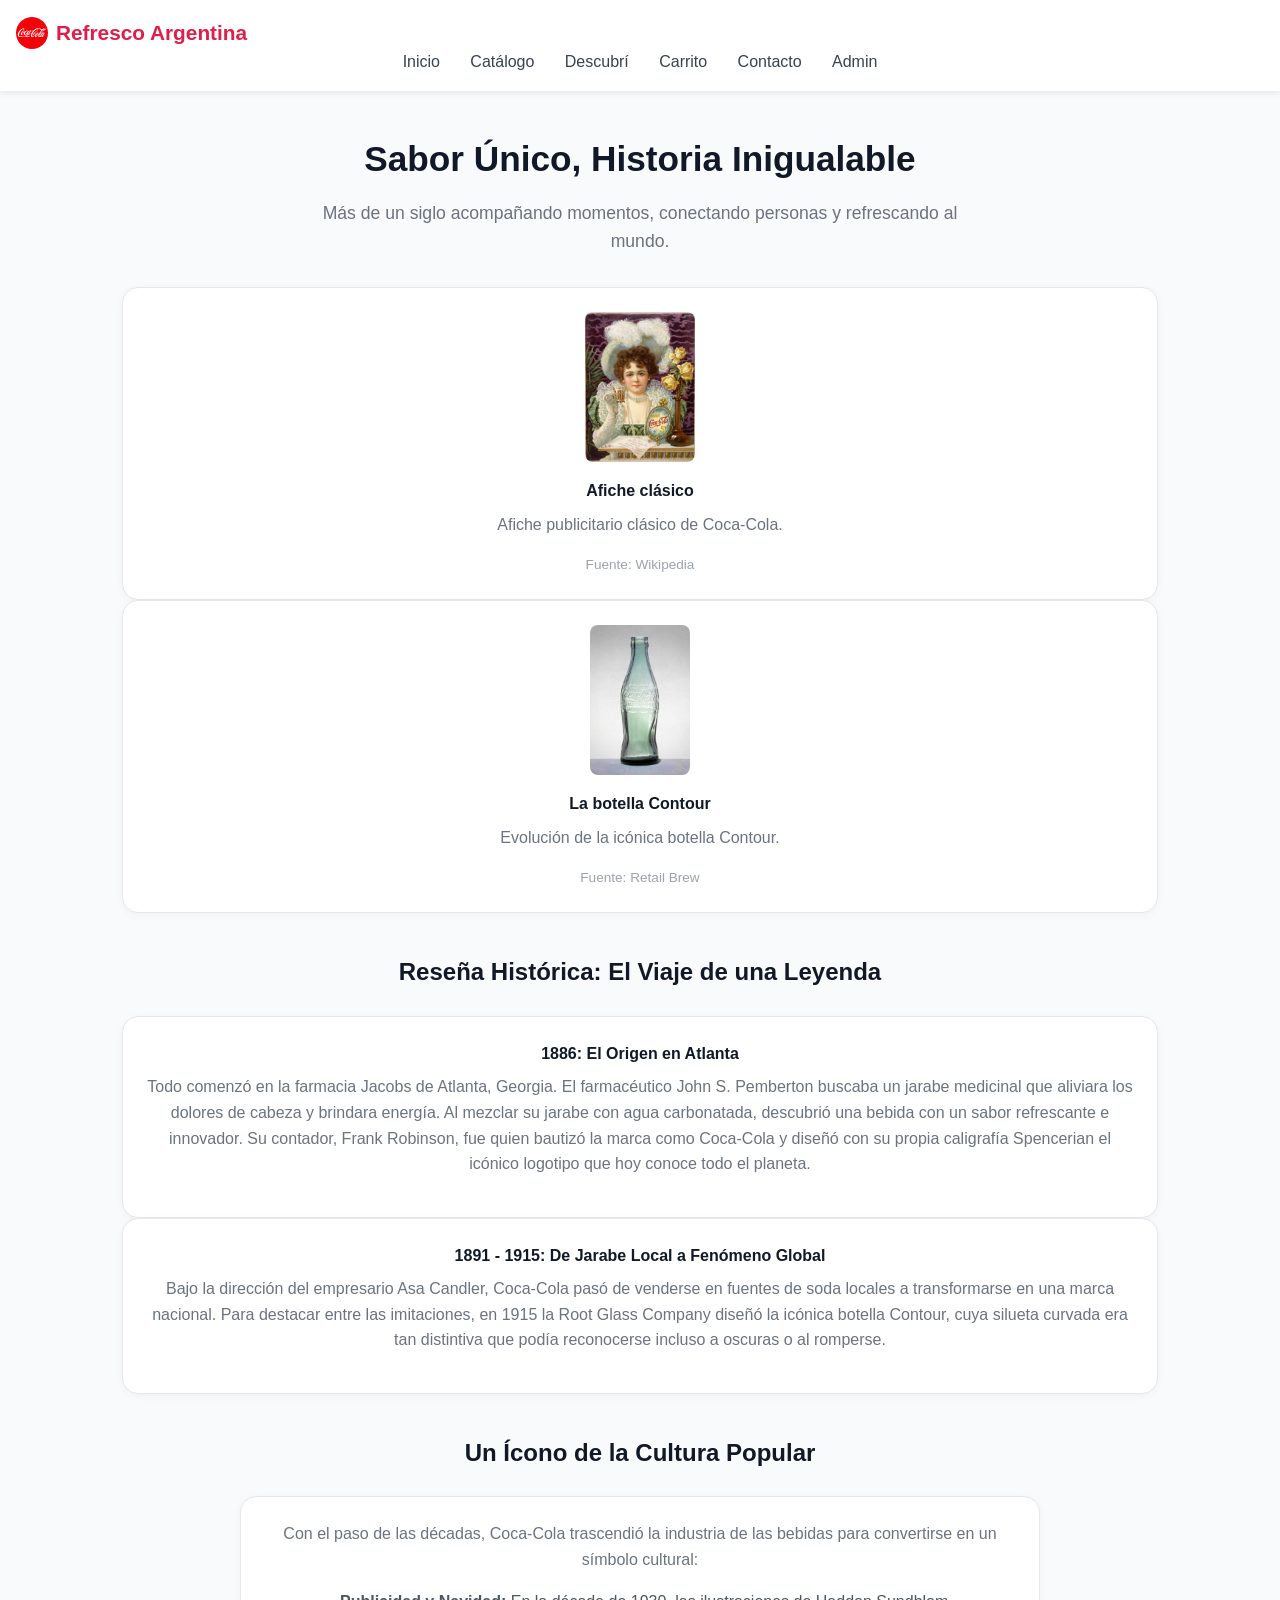
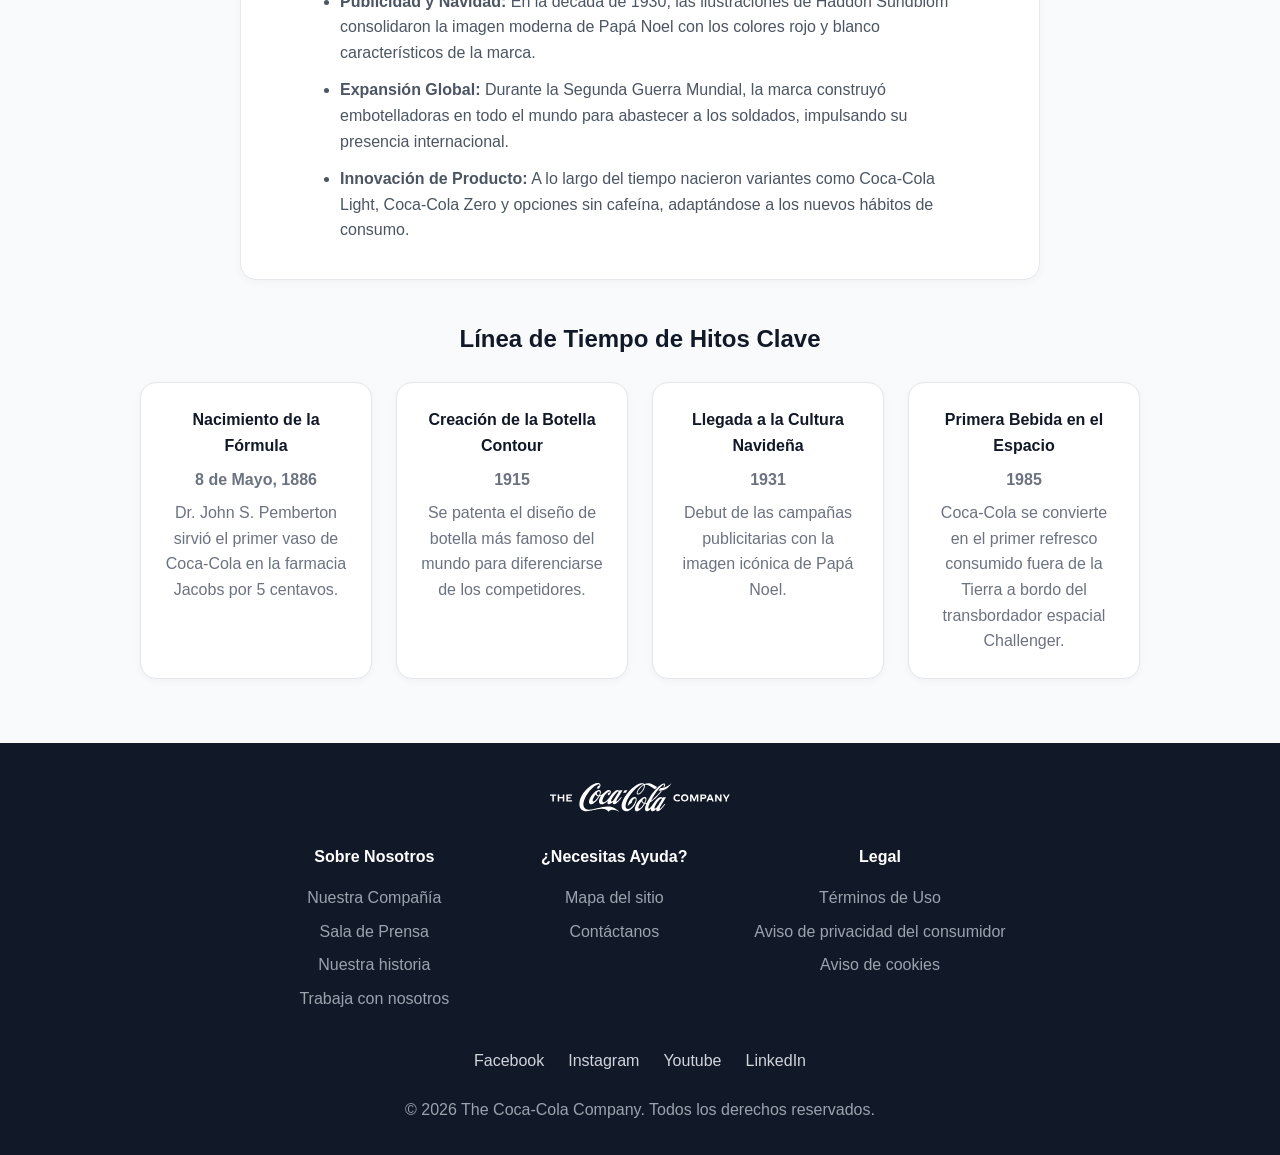
<file: index.html>
<!DOCTYPE html>
<html lang="es">

<head>
  <meta charset="UTF-8">
  <meta name="viewport" content="width=device-width, initial-scale=1.0">
  <title>Refresco Bebida Argentina</title>
  <link rel="icon" type="image/x-icon" href="refresco.ico">
  <link rel="stylesheet" href="style.css">
</head>

<body>
  <main id="inicio">

    <section class="historia">
      <h1>Sabor Único, Historia Inigualable</h1>
      <p class="historia-subtitulo">Más de un siglo acompañando momentos, conectando personas y refrescando al mundo.</p>

      <div class="item-cards">
        <figure class="producto historia-figura">
          <img src="img/afiche-coca-cola.jpg" alt="Afiche publicitario clásico de Coca-Cola">
          <h4>Afiche clásico</h4>
          <p>Afiche publicitario clásico de Coca-Cola.</p>
          <figcaption>Fuente: Wikipedia</figcaption>
        </figure>
        <figure class="producto historia-figura">
          <img src="img/botella-contour-1915.jpg" alt="Evolución de la icónica botella Contour">
          <h4>La botella Contour</h4>
          <p>Evolución de la icónica botella Contour.</p>
          <figcaption>Fuente: Retail Brew</figcaption>
        </figure>
      </div>

      <h2>Reseña Histórica: El Viaje de una Leyenda</h2>

      <div class="item-cards">
        <article class="producto historia-texto">
          <h4>1886: El Origen en Atlanta</h4>
          <p>Todo comenzó en la farmacia Jacobs de Atlanta, Georgia. El farmacéutico John S. Pemberton buscaba un jarabe medicinal que aliviara los dolores de cabeza y brindara energía. Al mezclar su jarabe con agua carbonatada, descubrió una bebida con un sabor refrescante e innovador. Su contador, Frank Robinson, fue quien bautizó la marca como Coca-Cola y diseñó con su propia caligrafía Spencerian el icónico logotipo que hoy conoce todo el planeta.</p>
        </article>
        <article class="producto historia-texto">
          <h4>1891 - 1915: De Jarabe Local a Fenómeno Global</h4>
          <p>Bajo la dirección del empresario Asa Candler, Coca-Cola pasó de venderse en fuentes de soda locales a transformarse en una marca nacional. Para destacar entre las imitaciones, en 1915 la Root Glass Company diseñó la icónica botella Contour, cuya silueta curvada era tan distintiva que podía reconocerse incluso a oscuras o al romperse.</p>
        </article>
      </div>

      <h2>Un Ícono de la Cultura Popular</h2>

      <article class="producto historia-texto historia-texto-ancho">
        <p>Con el paso de las décadas, Coca-Cola trascendió la industria de las bebidas para convertirse en un símbolo cultural:</p>
        <ul class="historia-lista">
          <li><strong>Publicidad y Navidad:</strong> En la década de 1930, las ilustraciones de Haddon Sundblom consolidaron la imagen moderna de Papá Noel con los colores rojo y blanco característicos de la marca.</li>
          <li><strong>Expansión Global:</strong> Durante la Segunda Guerra Mundial, la marca construyó embotelladoras en todo el mundo para abastecer a los soldados, impulsando su presencia internacional.</li>
          <li><strong>Innovación de Producto:</strong> A lo largo del tiempo nacieron variantes como Coca-Cola Light, Coca-Cola Zero y opciones sin cafeína, adaptándose a los nuevos hábitos de consumo.</li>
        </ul>
      </article>

      <h2>Línea de Tiempo de Hitos Clave</h2>
      <div class="hitos-grid">
        <article class="hito">
          <h4>Nacimiento de la Fórmula</h4>
          <p class="hito-fecha">8 de Mayo, 1886</p>
          <p>Dr. John S. Pemberton sirvió el primer vaso de Coca-Cola en la farmacia Jacobs por 5 centavos.</p>
        </article>
        <article class="hito">
          <h4>Creación de la Botella Contour</h4>
          <p class="hito-fecha">1915</p>
          <p>Se patenta el diseño de botella más famoso del mundo para diferenciarse de los competidores.</p>
        </article>
        <article class="hito">
          <h4>Llegada a la Cultura Navideña</h4>
          <p class="hito-fecha">1931</p>
          <p>Debut de las campañas publicitarias con la imagen icónica de Papá Noel.</p>
        </article>
        <article class="hito">
          <h4>Primera Bebida en el Espacio</h4>
          <p class="hito-fecha">1985</p>
          <p>Coca-Cola se convierte en el primer refresco consumido fuera de la Tierra a bordo del transbordador espacial Challenger.</p>
        </article>
      </div>
    </section>

    <div class="items">
  
      <section id="catalogo">
          <h3>Nuestros productos</h3>
          <div class="item-cards" id="productos"></div>

          <div class="otras-bebidas">
          <h3>Otras bebidas para comprar desde el supermercado</h3>

          <details class="aguas-detalles">
            <summary>Aguas purificadas y minerales</summary>
            <div class="item-cards">
              <article class="agua">
                <a href="https://www.jumbo.com.ar/agua-dasani-sin-gas-500-cc/p" rel="noopener noreferrer" target="_blank">
                  <img src="img/dasani.png" alt="Agua Pura Dasani 1 L">
                  <h4>Dasani</h4>
                </a>
              </article>
              <article class="agua">
                <a href="https://d2cbot.coca-cola.com/agua-natural-purificada-ciel-1-l-4-botellas" rel="noopener noreferrer" target="_blank">
                  <img src="img/ciel.png" alt="Agua Natural Purificada Ciel 1 L">
                  <h4>Ciel</h4>
                </a>
              </article>
              <article class="agua">
                <a href="https://www.jumbo.com.ar/agua-mineral-bonaqua-sin-gas-2-25-lt/p" rel="noopener noreferrer" target="_blank">
                  <img src="img/bonaqua.jpg" alt="Agua Mineral Bonaqua Sin Gas 2.25 L">
                  <h4>Bonaqua</h4>
                </a>
              </article>
              <article class="agua">
                <a href="https://www.jumbo.com.ar/agua-de-mesa-kin-sin-gas-500-ml/p" rel="noopener noreferrer" target="_blank">
                  <img src="img/kin.jpg" alt="Agua de Mesa Kin Sin Gas 500 ml">
                  <h4>Kin</h4>
                </a>
              </article>
            </div>
          </details>

          <details class="aguas-detalles">
            <summary>Aguas saborizadas</summary>
            <div class="item-cards">
              <article class="agua">
                <a href="https://www.coca-colaentuhogar.com/agua-ciel-exprim-pepino-pi-a-600-ml.html" rel="noopener noreferrer" target="_blank">
                  <img src="img/ciel-exprim.jpg" alt="Agua Ciel Exprimir Pepino Piña 600 ml">
                  <h4>Ciel Exprimir</h4>
                </a>
              </article>
              <article class="agua">
                <a href="https://www.jumbo.com.ar/agua-saborizada-manzana-600-ml-aquarius/p" rel="noopener noreferrer" target="_blank">
                  <img src="img/aquarius.jpg" alt="Agua Saborizada Aquarius Manzana 600 ml">
                  <h4>Aquarius</h4>
                </a>
              </article>
              <article class="agua">
                <a href="https://www.amazon.com/Smartwater-Sparkling-smartwater-sparkling-carbonated/dp/B07P7D3XN8" rel="noopener noreferrer" target="_blank">
                  <img src="img/smartwater-flavors.jpg" alt="Smartwater Flavors Sparkling">
                  <h4>Smartwater Flavors</h4>
                </a>
              </article>
            </div>
          </details>

          <details class="aguas-detalles">
            <summary>Bebidas deportivas y energéticas</summary>
            <div class="item-cards">
              <article class="agua">
                <a href="https://www.jumbo.com.ar/bebida-isotonica-frutas-tropicales-1-5-lts-powerade/p" rel="noopener noreferrer" target="_blank">
                  <img src="img/powerade.jpg" alt="Powerade Frutas Tropicales 1.5 L">
                  <h4>Powerade</h4>
                </a>
              </article>
              <article class="agua">
                <a href="https://www.jumbo.com.ar/bebida-energizante-energy-473-ml-monster/p" rel="noopener noreferrer" target="_blank">
                  <img src="img/monster.jpg" alt="Monster Energy Original 473 ml">
                  <h4>Monster Energy</h4>
                </a>
              </article>
              <article class="agua">
                <a href="https://world.openfoodfacts.org/product/5060466510296/relentless-energy-drink" rel="noopener noreferrer" target="_blank">
                  <img src="img/relentless.jpg" alt="Relentless Energy Drink">
                  <h4>Relentless</h4>
                </a>
              </article>
              <article class="agua">
                <a href="https://world.openfoodfacts.org/product/5060466512634/energy-drink-burn" rel="noopener noreferrer" target="_blank">
                  <img src="img/burn.jpg" alt="Burn Energy Drink">
                  <h4>Burn</h4>
                </a>
              </article>
              <article class="agua">
                <a href="https://lamaschiquita.com/products/predator-energy-473-ml" rel="noopener noreferrer" target="_blank">
                  <img src="img/predator.jpg" alt="Predator Energy 473 ml">
                  <h4>Predator Energy</h4>
                </a>
              </article>
            </div>
          </details>

          <details class="aguas-detalles">
            <summary>Jugos y bebidas a base de fruta</summary>
            <div class="item-cards">
              <article class="agua">
                <a href="https://www.jumbo.com.ar/jugo-listo-del-valle-multifruta-200cc-2/p" rel="noopener noreferrer" target="_blank">
                  <img src="img/delvalle.jpg" alt="Jugo Del Valle Multifruta 200 ml">
                  <h4>Del Valle</h4>
                </a>
              </article>
              <article class="agua">
                <a href="https://world.openfoodfacts.org/product/5449000257789" rel="noopener noreferrer" target="_blank">
                  <img src="img/minutemaid.jpg" alt="Minute Maid Orange">
                  <h4>Minute Maid</h4>
                </a>
              </article>
              <article class="agua">
                <a href="https://world.openfoodfacts.org/product/0025000100000" rel="noopener noreferrer" target="_blank">
                  <img src="img/simply-orange.jpg" alt="Simply Orange Pulp Free">
                  <h4>Simply Orange</h4>
                </a>
              </article>
              <article class="agua">
                <a href="https://world.openfoodfacts.org/product/0025000134166" rel="noopener noreferrer" target="_blank">
                  <img src="img/simply-lemonade.jpg" alt="Simply Lemonade">
                  <h4>Simply Lemonade</h4>
                </a>
              </article>
              <article class="agua">
                <a href="https://world.openfoodfacts.org/product/5038862320108" rel="noopener noreferrer" target="_blank">
                  <img src="img/innocent.jpg" alt="Innocent Fruit Smoothie Frutillas, Banana y Manzana">
                  <h4>Innocent</h4>
                </a>
              </article>
              <article class="agua">
                <a href="https://www.jumbo.com.ar/jugo-naranja-tentacion-1-lts-cepita-del-valle/p" rel="noopener noreferrer" target="_blank">
                  <img src="img/cepita.jpg" alt="Jugo Cepita del Valle sabor Naranja 1 L">
                  <h4>Cepita del Valle</h4>
                </a>
              </article>
              <article class="agua">
                <a href="https://world.openfoodfacts.org/product/7802820048322" rel="noopener noreferrer" target="_blank">
                  <img src="img/andina.jpg" alt="Jugo Andina del Valle sabor Durazno">
                  <h4>Andina</h4>
                </a>
              </article>
            </div>
          </details>
        </div>
        </section>
      </div>

     

      <section id="descubri">
        <h3>Experiencias</h3>
        <div class="item-cards">
          <article class="experiencia">
            <img src="img/fanta-halloween.jpg" alt="Fanta Halloween">
            <h4>Fanta Halloween</h4>
            <p>Registrate y llevate 2x1 en entradas para Cinemark.</p>
            <a href="https://www.coca-cola.com/ar/es/offerings/fanta-halloween-26" rel="noopener noreferrer" target="_blank">Explorar</a>
          </article>
          <article class="experiencia">
            <img src="img/copa-mundial.jpg" alt="Copa Mundial de la FIFA 26">
            <h4>Copa Mundial de la FIFA 26™</h4>
            <p>La pasión sigue con Coca‑Cola rumbo al Mundial.</p>
            <a href="https://www.coca-cola.com/ar/es/offerings/copa-mundial-de-la-fifa-2026" rel="noopener noreferrer" target="_blank">Explorar</a>
          </article>
          <article class="experiencia">
            <img src="img/juntos-en-todas.jpg" alt="Juntos en Todas">
            <h4>Juntos en Todas</h4>
            <p>Una experiencia única de The Coca‑Cola Company.</p>
            <a href="https://www.coca-cola.com/ar/es/offerings/juntos-en-todas" rel="noopener noreferrer" target="_blank">Explorar</a>
          </article>
          <article class="experiencia">
            <img src="img/coke-studio.jpg" alt="Coke Studio">
            <h4>Coke Studio</h4>
            <p>Música y sesiones exclusivas con los mejores artistas.</p>
            <a href="https://www.coca-cola.com/ar/es/offerings/coke-studio" rel="noopener noreferrer" target="_blank">Explorar</a>
          </article>
        </div>
      </section>
    </div>
  </main>

  <footer id="footer"></footer>

  <script src="archivo.js"></script>
  <script src="productos.js"></script>
  <script src="producto.js"></script>
</body>
</html>

</html>
</file>
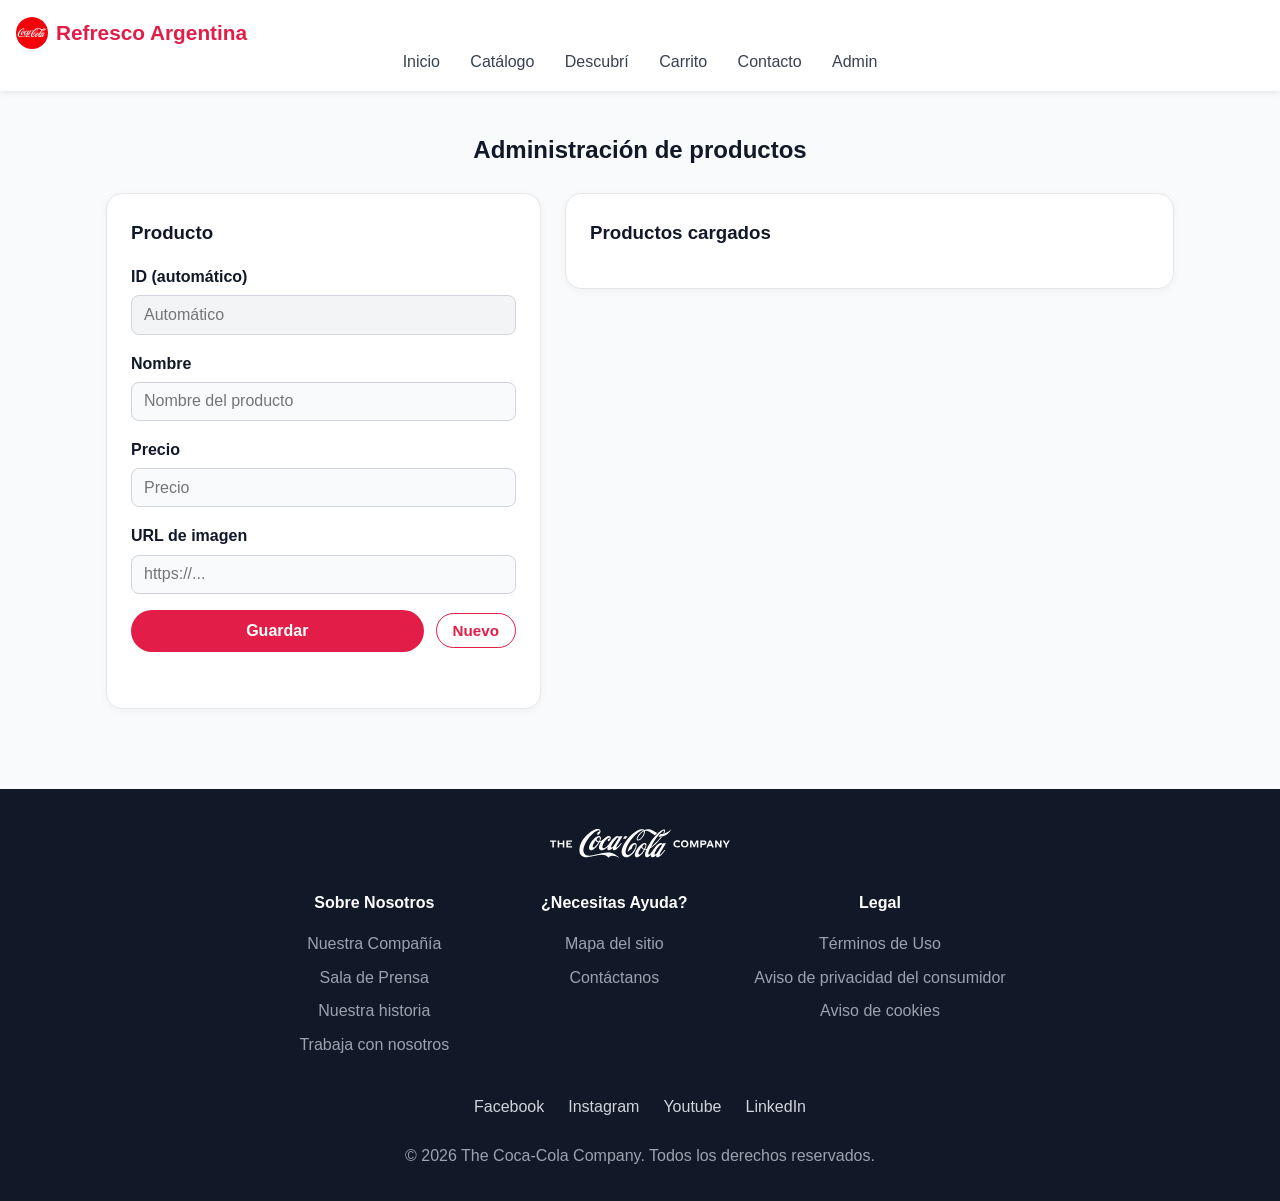
<file: admin.html>
<!DOCTYPE html>
<html lang="es">
<head>
  <meta charset="UTF-8">
  <meta name="viewport" content="width=device-width, initial-scale=1.0">
  <title>Admin - Refresco Bebida Argentina</title>
  <link rel="icon" type="image/x-icon" href="refresco.ico">
  <link rel="stylesheet" href="style.css">
</head>
<body>
  <main>
    <section id="admin">
      <h2>Administración de productos</h2>
      
      <div class="admin-grid">
        <form id="admin-form" class="admin-card">
          <h3>Producto</h3>
          <div>
            <label for="admin-id">ID (automático)</label>
            <input type="number" id="admin-id" placeholder="Automático" readonly />
          </div>
          <div>
            <label for="admin-nombre">Nombre</label>
            <input type="text" id="admin-nombre" placeholder="Nombre del producto" />
          </div>
          <div>
            <label for="admin-precio">Precio</label>
            <input type="number" id="admin-precio" step="any" placeholder="Precio" />
          </div>
          <div>
            <label for="admin-url">URL de imagen</label>
            <input type="text" id="admin-url" placeholder="https://..." />
          </div>
          <div class="admin-form-acciones">
            <button type="submit" id="admin-guardar">Guardar</button>
            <button type="button" id="admin-nuevo" class="admin-btn-secundario">Nuevo</button>
          </div>
          <p id="admin-estado" class="admin-estado" role="status" aria-live="polite"></p>
        </form>

        <div class="admin-card admin-lista-card">
          <div class="admin-lista-header">
            <h3>Productos cargados</h3>
          </div>
          <div id="admin-lista" class="admin-lista"></div>
        </div>
      </div>
    </section>
  </main>

  <footer id="footer"></footer>

  <script src="archivo.js"></script>
  <script src="producto.js"></script>
  <script src="admin.js"></script>
</body>
</html>
</file>
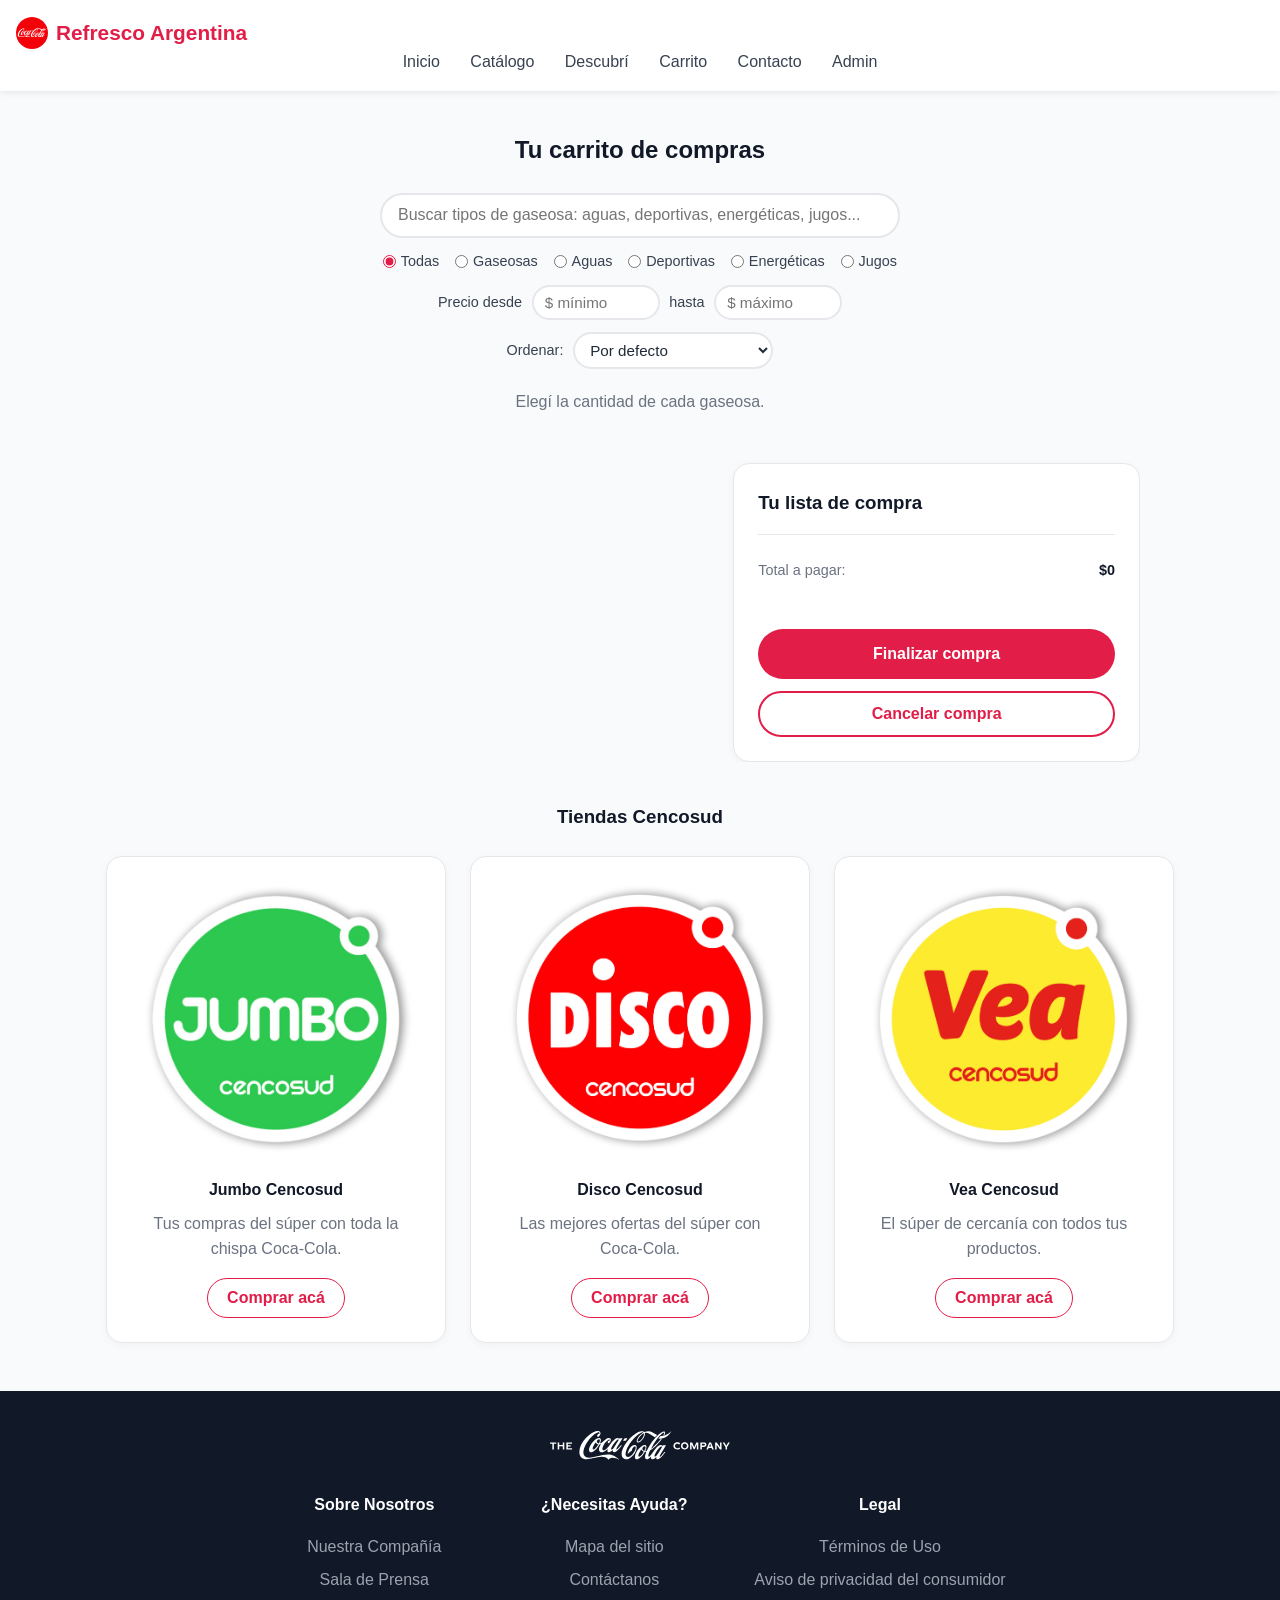
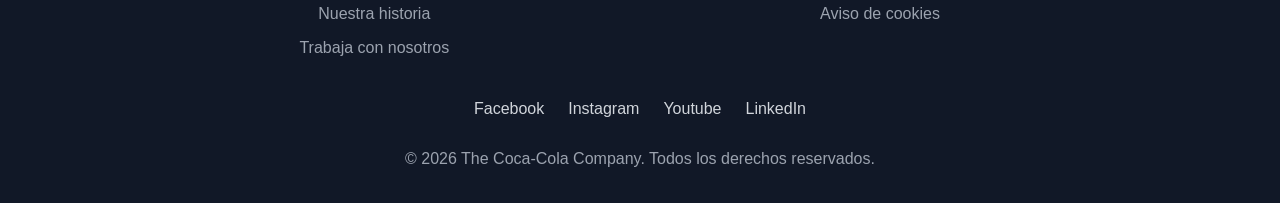
<file: carrito.html>
<!DOCTYPE html>
<html lang="es">
<head>
  <meta charset="UTF-8">
  <meta name="viewport" content="width=device-width, initial-scale=1.0">
  <title>Carrito | Refrescante Argentina</title>
  <link rel="icon" type="image/x-icon" href="refresco.ico">
  <link rel="stylesheet" href="style.css">
  <style>
    #carrito .item-carrito {
      border: 2px solid #ff0000;
    }
  </style>
</head>
<body>
  <main>
    <section id="carrito">
      <h2>Tu carrito de compras</h2>
      <div class="buscador-carrito">
        <input type="text" id="buscador-carrito" placeholder="Buscar tipos de gaseosa: aguas, deportivas, energéticas, jugos...">
        <div class="opciones-filtro">
          <label><input type="radio" name="filtro-tipo" value="todas" checked> Todas</label>
          <label><input type="radio" name="filtro-tipo" value="gaseosa"> Gaseosas</label>
          <label><input type="radio" name="filtro-tipo" value="aguas"> Aguas</label>
          <label><input type="radio" name="filtro-tipo" value="deportivas"> Deportivas</label>
          <label><input type="radio" name="filtro-tipo" value="energeticas"> Energéticas</label>
          <label><input type="radio" name="filtro-tipo" value="jugos"> Jugos</label>
        </div>
        <div class="rango-precio">
          <label for="precio-desde">Precio desde</label>
          <input type="number" id="precio-desde" min="0" step="100" placeholder="$ mínimo">
          <label for="precio-hasta">hasta</label>
          <input type="number" id="precio-hasta" min="0" step="100" placeholder="$ máximo">
        </div>
        <div class="orden-filtro">
          <label for="ordenar-carrito">Ordenar:</label>
          <select id="ordenar-carrito">
            <option value="defecto" selected>Por defecto</option>
            <option value="precio-asc">Precio: menor a mayor</option>
            <option value="precio-desc">Precio: mayor a menor</option>
            <option value="nombre-asc">Nombre A-Z</option>
            <option value="nombre-desc">Nombre Z-A</option>
          </select>
        </div>
      </div>
      <p id="modal-sin-resultados" class="alerta-sin-resultados oculto" role="alert">No hay ninguna gaseosa con ese nombre</p>
      <p class="carrito-hint">Elegí la cantidad de cada gaseosa.</p>

      <p id="estado-nuevos-productos" class="estado-nuevos-productos" aria-live="polite"></p>
      <div id="nuevos-productos-panel" class="nuevos-productos-panel"></div>

      <div class="carrito-wrap">
        <div class="carrito-grid" id="carrito-grid"></div>

        <aside class="resumen">
          <h3>Tu lista de compra</h3>
          <ul class="lista-seleccion" id="lista-seleccion"></ul>
          <p class="res-total">Total a pagar: <strong id="total-compra">$0</strong></p>
          <input type="checkbox" id="comprado" class="check-finalizar">
          <p class="res-mensaje">
            <span class="msg-ok">Gracias por tu compra. Total: <span class="msg-total">$0</span>.</span>
            <span class="msg-vacio">Aún no elegiste ninguna gaseosa.</span>
          </p>
          <label for="comprado" class="btn-finalizar">Finalizar compra</label>
          <button type="button" id="cancelar-compra" class="btn-cancelar">Cancelar compra</button>
        </aside>
      </div>
    </section>

    <section id="tiendas">
      <h3>Tiendas Cencosud</h3>
      <div class="item-cards">
        <article class="tienda">
          <img src="img/jumbo.jpg" alt="Logo Jumbo Cencosud">
          <h4>Jumbo Cencosud</h4>
          <p>Tus compras del súper con toda la chispa Coca‑Cola.</p>
          <a href="https://www.jumbo.com.ar/benedictino?_q=benedictino&map=ft" rel="noopener noreferrer" target="_blank">Comprar acá</a>
        </article>
        <article class="tienda">
          <img src="img/disco.jpg" alt="Logo Disco Cencosud">
          <h4>Disco Cencosud</h4>
          <p>Las mejores ofertas del súper con Coca‑Cola.</p>
          <a href="https://www.disco.com.ar/benedictino?_q=benedictino&map=ft" rel="noopener noreferrer" target="_blank">Comprar acá</a>
        </article>
        <article class="tienda">
          <img src="img/vea.jpg" alt="Logo Vea Cencosud">
          <h4>Vea Cencosud</h4>
          <p>El súper de cercanía con todos tus productos.</p>
          <a href="https://www.vea.com.ar/benedictino?_q=benedictino&map=ft" rel="noopener noreferrer" target="_blank">Comprar acá</a>
        </article>
      </div>
    </section>
  </main>

  <footer id="footer"></footer>

  <script src="archivo.js"></script>
  <script src="productos.js"></script>
  <script src="producto.js"></script>
  <script>
    const STORAGE_KEY = 'carritoRefrescante';
    let itemsCarrito = [];
    let ordenOriginal = [];
    const listaSeleccion = document.getElementById('lista-seleccion');
    const totalCompra = document.getElementById('total-compra');
    let datosCarrito = { cantidades: {}, finalizado: false, productosNuevos: {} };

    function formatearPesos(valor) {
      return '$' + Number(valor || 0).toLocaleString('es-AR');
    }

    function crearElementoItemCarrito(producto) {
      const article = document.createElement('article');
      const dataId = producto.dataId || producto.slug || ('nuevo-' + (producto.dbId || ''));
      const cardClass = producto.cardClass || ('card-' + dataId);
      const tipo = producto.tipo || 'nuevo';
      article.className = 'item-carrito ' + cardClass;
      article.dataset.id = dataId;
      article.dataset.tipo = tipo;
      article.dataset.dbId = producto.dbId != null ? String(producto.dbId) : '';

      const img = document.createElement('img');
      img.src = (producto.imagen && producto.imagen.src) || producto.url || 'refresco.ico';
      img.alt = (producto.imagen && producto.imagen.alt) || producto.titulo || producto.nombre || 'Producto';
      img.onerror = function () { this.onerror = null; this.src = 'refresco.ico'; };

      const info = document.createElement('div');
      info.className = 'item-info';

      const h4 = document.createElement('h4');
      h4.textContent = producto.titulo || producto.nombre || 'Producto';

      const precioNum = Number(producto.precio) || 0;
      const pPrecio = document.createElement('p');
      pPrecio.className = 'precio';
      pPrecio.dataset.precio = String(precioNum);
      pPrecio.textContent = 'Precio unitario: ' + formatearPesos(precioNum);

      const divCant = document.createElement('div');
      divCant.className = 'cantidad';

      const label = document.createElement('label');
      label.setAttribute('for', 'q-' + dataId);
      label.textContent = 'Cantidad:';

      const input = document.createElement('input');
      input.type = 'number';
      input.id = 'q-' + dataId;
      input.name = 'uds-' + dataId;
      input.min = '0';
      input.value = '0';
      input.className = 'cantidad-input';

      divCant.append(label, input);
      info.append(h4, pPrecio, divCant);
      article.append(img, info);
      return article;
    }

    async function cargarProductosCarritoDesdeSupabase() {
      const grid = document.querySelector('#carrito .carrito-grid');
      if (!grid) return;
      grid.innerHTML = '';
      let productos = [];
      try {
        if (typeof window.obtenerProductosDesdeSupabase === 'function') {
          productos = await window.obtenerProductosDesdeSupabase();
        }
      } catch (e) {
        console.error('Error cargando carrito desde Supabase:', e);
      }
      (Array.isArray(productos) ? productos : []).forEach(function (producto) {
        grid.appendChild(crearElementoItemCarrito(producto));
      });
    }

    function agregarFilaResumen(item) {
      const id = item.dataset.id;
      if (!id || document.getElementById('fila-' + id)) return;
      const nombre = item.querySelector('h4').textContent;
      const precio = parseInt(item.querySelector('.precio').dataset.precio, 10) || 0;

      const li = document.createElement('li');
      li.id = 'fila-' + id;
      li.dataset.id = id;

      const ico = document.createElement('span');
      ico.className = 'ico-sel';
      ico.textContent = '\u2713';

      const prodNombre = document.createElement('span');
      prodNombre.className = 'prod-nombre';
      prodNombre.textContent = nombre;

      const subtot = document.createElement('span');
      subtot.className = 'subtot';
      subtot.innerHTML = '<span class="cant">0</span> &times; ' + formatearPesos(precio) +
        ' = <span class="submonto">$0</span>';

      li.append(ico, prodNombre, subtot);
      listaSeleccion.appendChild(li);
    }

    function construirResumen() {
      listaSeleccion.innerHTML = '';
      itemsCarrito.forEach(agregarFilaResumen);
    }

    function calcularTotal() {
      let total = 0;
      itemsCarrito.forEach(item => {
        const precio = parseInt(item.querySelector('.precio').dataset.precio, 10) || 0;
        const cantidad = parseInt(item.querySelector('.cantidad-input').value, 10) || 0;
        total += precio * cantidad;
      });
      return total;
    }

    function actualizarCarrito() {
      let total = 0;

      itemsCarrito.forEach(item => {
        const id = item.dataset.id;
        const precio = parseInt(item.querySelector('.precio').dataset.precio, 10) || 0;
        const input = item.querySelector('.cantidad-input');
        let cantidad = parseInt(input.value, 10);
        if (isNaN(cantidad) || cantidad < 0) {
          cantidad = 0;
        }

        const subtotal = precio * cantidad;
        total += subtotal;

        const fila = document.getElementById('fila-' + id);
        if (fila) {
          fila.querySelector('.cant').textContent = cantidad;
          fila.querySelector('.submonto').textContent = formatearPesos(subtotal);
          fila.style.display = cantidad > 0 ? 'flex' : 'none';
        }
      });

      totalCompra.textContent = formatearPesos(total);
      const msgTotal = document.querySelector('.msg-total');
      if (msgTotal) msgTotal.textContent = formatearPesos(total);
      actualizarMensaje(total);
      guardarCarrito();
    }

    function actualizarMensaje(total) {
      const comprado = document.getElementById('comprado');
      const msgOk = document.querySelector('.msg-ok');
      const msgVacio = document.querySelector('.msg-vacio');

      if (!msgOk || !msgVacio || !comprado) return;
      msgOk.style.display = 'none';
      msgVacio.style.display = 'none';

      if (comprado.checked) {
        if (total > 0) {
          msgOk.style.display = 'inline';
        } else {
          msgVacio.style.display = 'inline';
        }
      }
    }

    function filtrarProductos(mantenerModal) {
      const buscador = document.getElementById('buscador-carrito');
      const texto = buscador.value.trim().toLowerCase();
      const filtro = document.querySelector('input[name="filtro-tipo"]:checked').value;
      const desde = parseFloat(document.getElementById('precio-desde').value);
      const hasta = parseFloat(document.getElementById('precio-hasta').value);

      const visibles = itemsCarrito.filter(item => {
        const nombre = item.querySelector('h4').textContent.toLowerCase();
        const tipo = item.dataset.tipo;
        const precio = parseInt(item.querySelector('.precio').dataset.precio, 10) || 0;
        const coincideTipo = filtro === 'todas' || tipo === filtro;
        const coincideTexto = !texto || nombre.includes(texto);
        const coincideDesde = isNaN(desde) || precio >= desde;
        const coincideHasta = isNaN(hasta) || precio <= hasta;
        return coincideTipo && coincideTexto && coincideDesde && coincideHasta;
      });

      itemsCarrito.forEach(item => {
        item.style.display = visibles.includes(item) ? '' : 'none';
      });

      if (visibles.length === 0) {
        document.getElementById('modal-sin-resultados').classList.remove('oculto');
        if (!mantenerModal && buscador.value !== '') {
          buscador.value = '';
          filtrarProductos(true);
        }
      } else if (!mantenerModal) {
        document.getElementById('modal-sin-resultados').classList.add('oculto');
      }
    }

    function ordenarProductos() {
      const modo = document.getElementById('ordenar-carrito').value;
      const grid = document.querySelector('#carrito .carrito-grid');
      const precioDe = item => parseInt(item.querySelector('.precio').dataset.precio, 10) || 0;
      const nombreDe = item => item.querySelector('h4').textContent.toLowerCase();

      let orden = ordenOriginal.slice();
      if (modo === 'precio-asc') {
        orden.sort((a, b) => precioDe(a) - precioDe(b));
      } else if (modo === 'precio-desc') {
        orden.sort((a, b) => precioDe(b) - precioDe(a));
      } else if (modo === 'nombre-asc') {
        orden.sort((a, b) => nombreDe(a).localeCompare(nombreDe(b), 'es'));
      } else if (modo === 'nombre-desc') {
        orden.sort((a, b) => nombreDe(b).localeCompare(nombreDe(a), 'es'));
      }
      orden.forEach(item => grid.appendChild(item));
    }

    function cancelarCompra() {
      itemsCarrito.forEach(item => {
        const input = item.querySelector('.cantidad-input');
        if (input) input.value = 0;
      });
      document.getElementById('comprado').checked = false;
      actualizarCarrito();
    }

    function migrarCarritoASession() {
      try {
        if (sessionStorage.getItem(STORAGE_KEY) === null) {
          const guardado = localStorage.getItem(STORAGE_KEY);
          if (guardado !== null) {
            sessionStorage.setItem(STORAGE_KEY, guardado);
          }
        }
        localStorage.removeItem(STORAGE_KEY);
      } catch (error) {
        console.warn('No se pudo migrar el carrito a sessionStorage:', error);
      }
    }

    function leerStorage() {
      try {
        const data = JSON.parse(sessionStorage.getItem(STORAGE_KEY));
        if (data && typeof data === 'object') {
          return {
            cantidades: data.cantidades || {},
            finalizado: data.finalizado === true,
            productosNuevos: data.productosNuevos || {}
          };
        }
      } catch (error) {
        console.warn('No se pudo leer el carrito guardado:', error);
      }
      return { cantidades: {}, finalizado: false, productosNuevos: {} };
    }

    function guardarCarrito() {
      const cantidades = {};

      itemsCarrito.forEach(item => {
        const cantidad = parseInt(item.querySelector('.cantidad-input').value, 10);
        cantidades[item.dataset.id] = Number.isFinite(cantidad) && cantidad > 0 ? cantidad : 0;
      });

      try {
        sessionStorage.setItem(STORAGE_KEY, JSON.stringify({
          cantidades,
          finalizado: document.getElementById('comprado').checked,
          productosNuevos: datosCarrito.productosNuevos || {}
        }));
      } catch (error) {
        console.warn('No se pudo guardar el carrito:', error);
      }
    }

    function crearElementoItemNuevo(prodInfo) {
      const article = document.createElement('article');
      article.className = 'item-carrito card-nuevo-' + prodInfo.dbId + ' item-carrito-nuevo';
      article.dataset.id = prodInfo.id;
      article.dataset.tipo = prodInfo.tipo || 'nuevo';

      const img = document.createElement('img');
      img.src = prodInfo.url || 'refresco.ico';
      img.alt = prodInfo.nombre || 'Producto nuevo';
      img.onerror = function () { this.onerror = null; this.src = 'refresco.ico'; };

      const info = document.createElement('div');
      info.className = 'item-info';

      const h4 = document.createElement('h4');
      h4.textContent = prodInfo.nombre || 'Producto';

      const precioNum = Number(prodInfo.precio) || 0;
      const pPrecio = document.createElement('p');
      pPrecio.className = 'precio';
      pPrecio.dataset.precio = String(precioNum);
      pPrecio.textContent = 'Precio unitario: ' + formatearPesos(precioNum);

      const divCant = document.createElement('div');
      divCant.className = 'cantidad';

      const label = document.createElement('label');
      label.setAttribute('for', 'q-' + prodInfo.id);
      label.textContent = 'Cantidad:';

      const input = document.createElement('input');
      input.type = 'number';
      input.id = 'q-' + prodInfo.id;
      input.name = 'uds-' + prodInfo.id;
      input.min = '0';
      input.value = '0';
      input.className = 'cantidad-input';

      divCant.append(label, input);
      info.append(h4, pPrecio, divCant);
      article.append(img, info);
      return article;
    }

    function registrarItem(item) {
      if (!itemsCarrito.includes(item)) itemsCarrito.push(item);
      if (!ordenOriginal.includes(item)) ordenOriginal.push(item);
      const input = item.querySelector('.cantidad-input');
      if (input && !input.dataset.listener) {
        input.addEventListener('input', actualizarCarrito);
        input.addEventListener('change', actualizarCarrito);
        input.dataset.listener = '1';
      }
    }

    function restaurarProductosNuevos(productosNuevos) {
      Object.keys(productosNuevos || {}).forEach(function (key) {
        const prodInfo = productosNuevos[key];
        if (!prodInfo || !prodInfo.id) return;
        if (document.querySelector('.item-carrito[data-id="' + prodInfo.id + '"]')) return;
        const item = crearElementoItemNuevo(prodInfo);
        document.querySelector('#carrito .carrito-grid').appendChild(item);
        registrarItem(item);
      });
    }

    function agregarNuevoProductoAlCarrito(dbProd) {
      const cartId = 'nuevo-' + dbProd.id;
      let item = document.querySelector('.item-carrito[data-id="' + cartId + '"]');
      if (!item) {
        const prodInfo = {
          id: cartId,
          dbId: dbProd.id,
          nombre: dbProd.nombre || 'Producto nuevo',
          precio: Number(dbProd.precio) || 0,
          url: dbProd.url || '',
          tipo: 'nuevo'
        };
        datosCarrito.productosNuevos[cartId] = prodInfo;
        item = crearElementoItemNuevo(prodInfo);
        document.querySelector('#carrito .carrito-grid').appendChild(item);
        registrarItem(item);
        agregarFilaResumen(item);
        const input = item.querySelector('.cantidad-input');
        if (input) input.value = 1;
      } else {
        const input = item.querySelector('.cantidad-input');
        if (input) input.value = (parseInt(input.value, 10) || 0) + 1;
      }
      actualizarCarrito();
      const estado = document.getElementById('estado-nuevos-productos');
      if (estado) estado.textContent = 'Producto agregado al carrito.';
    }

    async function cargarNuevosProductosAdmin() {
      const estado = document.getElementById('estado-nuevos-productos');
      const panel = document.getElementById('nuevos-productos-panel');
      if (!panel) return;
      panel.innerHTML = '';
      if (estado) estado.textContent = '';
      try {
        if (typeof window.obtenerProductosNuevos !== 'function') return;
        const productos = await window.obtenerProductosNuevos();
        const idsEnCarrito = new Set(itemsCarrito.map(function (it) { return String(it.dataset.dbId || ''); }));
        const extras = (Array.isArray(productos) ? productos : []).filter(function (prod) {
          return !idsEnCarrito.has(String(prod.id));
        });
        if (!extras.length) return;
        if (estado) estado.textContent = 'Productos adicionales disponibles.';
        extras.forEach(function (prod) {
          const card = document.createElement('div');
          card.className = 'nuevo-producto-card';

          const info = document.createElement('div');
          info.className = 'nuevo-producto-info';
          const nombre = document.createElement('strong');
          nombre.textContent = prod.nombre || 'Producto';
          const precio = document.createElement('span');
          precio.textContent = formatearPesos(Number(prod.precio) || 0);
          info.append(nombre, precio);

          const btn = document.createElement('button');
          btn.type = 'button';
          btn.className = 'btn-verificar-nuevo';
          btn.textContent = 'Nuevo producto';
          btn.addEventListener('click', function () {
            agregarNuevoProductoAlCarrito(prod);
          });

          card.append(info, btn);
          panel.appendChild(card);
        });
      } catch (error) {
        console.error(error);
      }
    }
    function aplicarCantidades(cantidades, finalizado) {
      itemsCarrito.forEach(item => {
        const input = item.querySelector('.cantidad-input');
        const cantidad = parseInt((cantidades || {})[item.dataset.id], 10);
        if (input) input.value = Number.isFinite(cantidad) && cantidad > 0 ? cantidad : 0;
      });
      document.getElementById('comprado').checked = finalizado === true;
    }

    async function inicializarCarrito() {
      migrarCarritoASession();
      datosCarrito = leerStorage();
      await cargarProductosCarritoDesdeSupabase();
      restaurarProductosNuevos(datosCarrito.productosNuevos || {});
      itemsCarrito = Array.from(document.querySelectorAll('#carrito .item-carrito'));
      ordenOriginal = itemsCarrito.slice();
      construirResumen();
      aplicarCantidades(datosCarrito.cantidades || {}, datosCarrito.finalizado);

      itemsCarrito.forEach(item => {
        registrarItem(item);
      });

      document.getElementById('buscador-carrito').addEventListener('input', function () { filtrarProductos(); });
      document.querySelectorAll('input[name="filtro-tipo"]').forEach(function (radio) {
        radio.addEventListener('change', function () { filtrarProductos(); });
      });
      document.getElementById('precio-desde').addEventListener('input', function () { filtrarProductos(); });
      document.getElementById('precio-hasta').addEventListener('input', function () { filtrarProductos(); });
      document.getElementById('ordenar-carrito').addEventListener('change', ordenarProductos);
      document.getElementById('comprado').addEventListener('change', actualizarCarrito);
      document.getElementById('cancelar-compra').addEventListener('click', cancelarCompra);
      await cargarNuevosProductosAdmin();
      actualizarCarrito();
    }

    inicializarCarrito();
  </script>
</body>
</html>
</file>
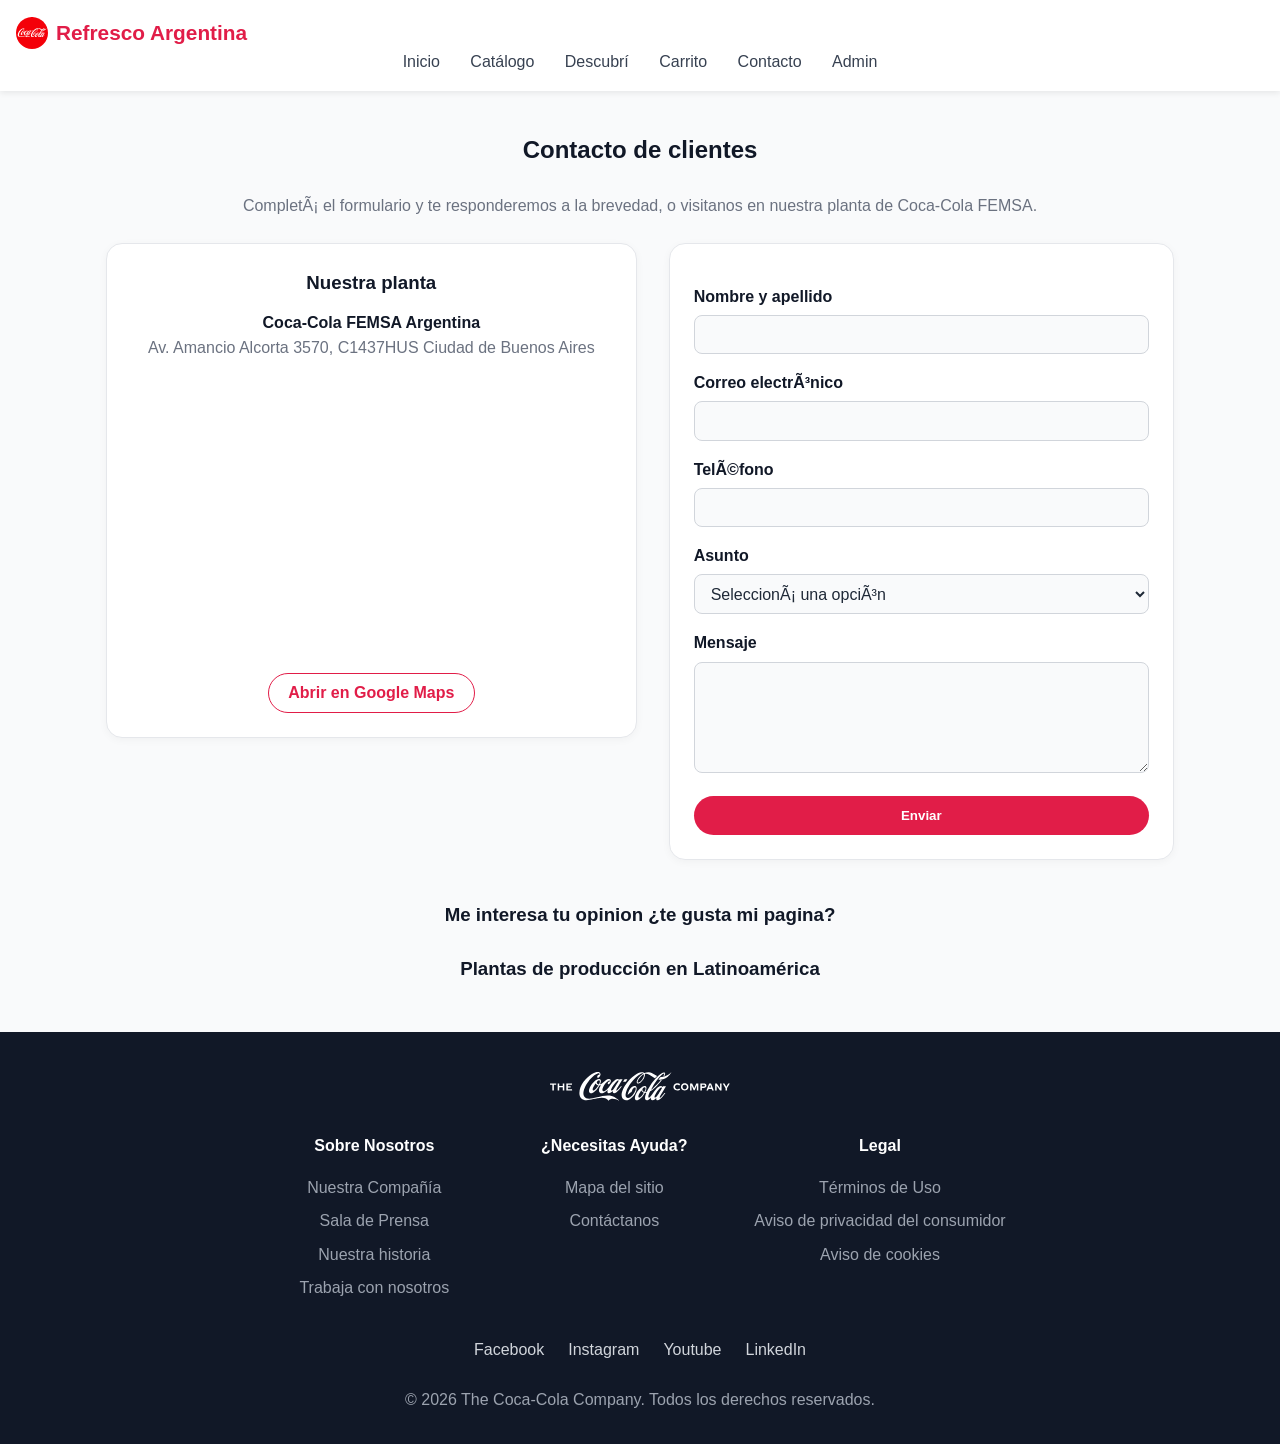
<file: contacto.html>
﻿<!DOCTYPE html>
<html lang="es">
<head>
  <meta charset="UTF-8">
  <meta name="viewport" content="width=device-width, initial-scale=1.0">
  <title>Contacto | Refrescante Argentina</title>
  <link rel="icon" type="image/x-icon" href="refresco.ico">
  <link rel="stylesheet" href="style.css">
</head>
<body>
  <main>
    <section id="contacto">
      <h2>Contacto de clientes</h2>
      <p>CompletÃ¡ el formulario y te responderemos a la brevedad, o visitanos en nuestra planta de Coca-Cola FEMSA.</p>
      <div class="contacto-grid">
        <aside class="contacto-mapa">
          <h3>Nuestra planta</h3>
          <p class="contacto-mapa-dir">
            <strong id="mapa-titulo">Coca-Cola FEMSA Argentina</strong><br>
            <span id="mapa-direccion">Av. Amancio Alcorta 3570, C1437HUS Ciudad de Buenos Aires</span>
          </p>
          <iframe
            id="mapa-embed"
            src="https://www.google.com/maps?q=Av.%20Amancio%20Alcorta%203570%2C%20Ciudad%20Aut%C3%B3noma%20de%20Buenos%20Aires%2C%20Argentina&output=embed"
            title="Mapa de Coca-Cola FEMSA Argentina"
            loading="lazy"
            allowfullscreen
            referrerpolicy="no-referrer-when-downgrade">
          </iframe>
          <a id="mapa-enlace" href="https://www.google.com/maps?q=Av.%20Amancio%20Alcorta%203570%2C%20Ciudad%20Aut%C3%B3noma%20de%20Buenos%20Aires%2C%20Argentina" rel="noopener noreferrer" target="_blank">Abrir en Google Maps</a>
        </aside>
        <form action="#" method="post">
        <div>
          <input type="hidden" id="encuesta-id" name="encuesta-id">
        </div>
        <div>
          <label for="nombre">Nombre y apellido</label>
          <input type="text" id="nombre" name="nombre" required>
        </div>
        <div>
          <label for="email">Correo electrÃ³nico</label>
          <input type="email" id="email" name="email" required>
        </div>
        <div>
          <label for="telefono">TelÃ©fono</label>
          <input type="tel" id="telefono" name="telefono">
        </div>
        <div>
          <label for="asunto">Asunto</label>
          <select id="asunto" name="asunto" required>
            <option value="">SeleccionÃ¡ una opciÃ³n</option>
            <option value="consulta">Consulta</option>
            <option value="pedido">InformaciÃ³n de pedido</option>
            <option value="reclamo">Reclamo</option>
            <option value="otro">Otro</option>
          </select>
        </div>
        <div>
          <label for="mensaje" id="label-mensaje" style="cursor:pointer;">Mensaje</label>
          <textarea id="mensaje" name="mensaje" rows="5" required></textarea>
        </div>
        <div id="encuesta-wrap" class="encuesta-wrap">
          <p id="encuesta-estado"></p>
          <div class="encuesta-tabla-wrap">
            <table class="encuesta-tabla" id="encuesta-tabla"></table>
          </div>
        </div>
          <button type="submit">Enviar</button>
          <p id="contacto-estado" role="status" aria-live="polite"></p>
        </form>
      </div>

      <div class="encuesta" id="encuesta" id="encuesta">
        <h3 id="encuesta-titulo" style="cursor:pointer;">Me interesa tu opinion ¿te gusta mi pagina?</h3>
        <p id="encuesta-estado2"></p>
        <div class="encuesta-tabla-wrap">
          <table class="encuesta-tabla" id="encuesta-tabla2"></table>
        </div>
      </div>

      <div class="contacto-plantas" id="contacto-plantas">
        <h3 id="plantas-titulo" style="cursor:pointer;">Plantas de producción en Latinoamérica</h3>
        <p id="plantas-estado"></p>
        <div class="plantas-tabla-wrap">
          <table class="plantas-tabla" id="plantas-tabla"></table>
        </div>
      </div>
    </section>
  </main>

  <footer id="footer"></footer>

  <script src="archivo.js"></script>
  <script src="producto.js"></script><script src="accion.js"></script>
</body>
</html>
</file>
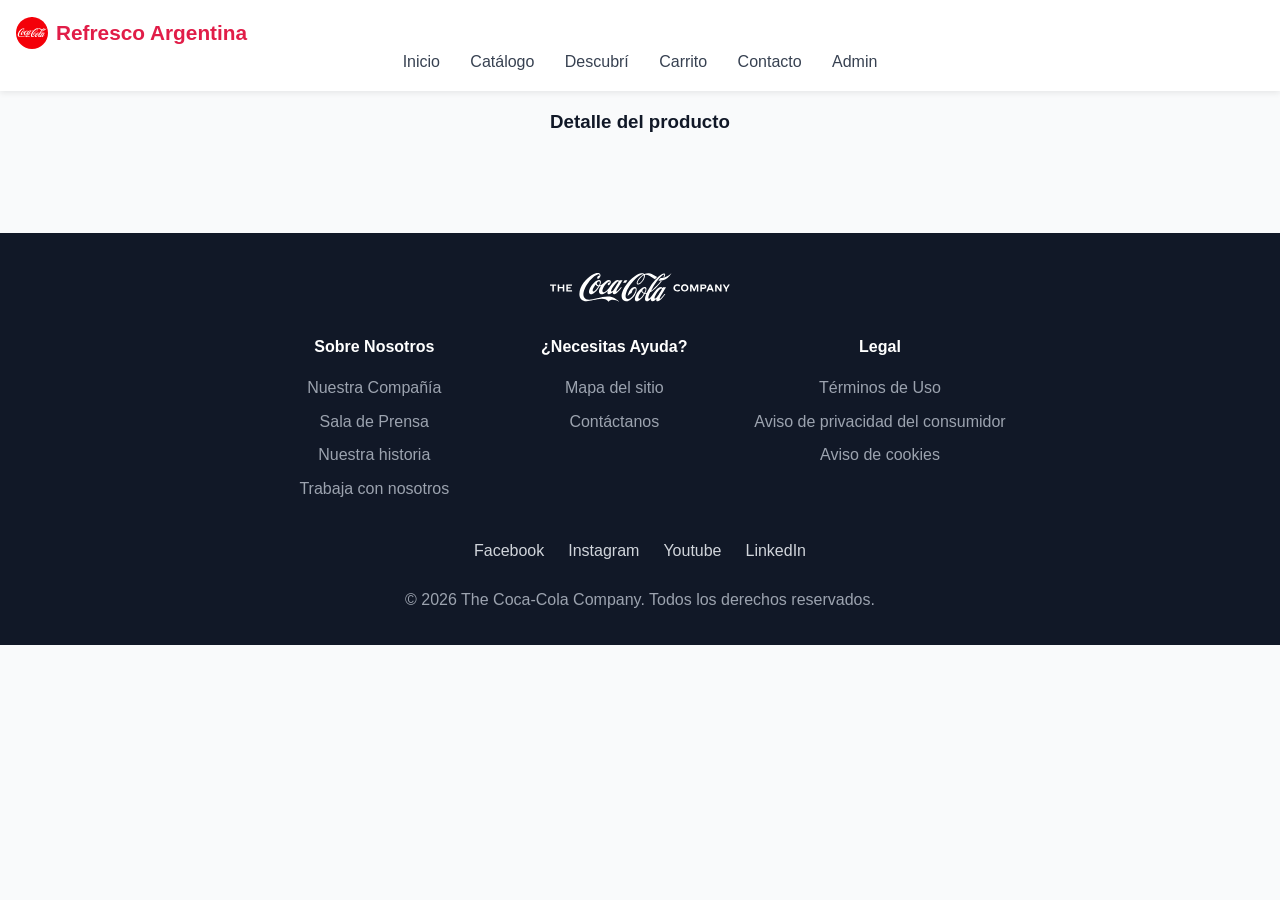
<file: producto.html>
<!DOCTYPE html>
<html lang="es">
<head>
  <meta charset="UTF-8">
  <meta name="viewport" content="width=device-width, initial-scale=1.0">
  <title>Detalle de producto | Refrescante Argentina</title>
  <link rel="icon" type="image/x-icon" href="refresco.ico">
  <link rel="stylesheet" href="style.css">
</head>
<body>
  <main>
    <section id="detalle">
      <h3>Detalle del producto</h3>

      <div id="productos"></div>
    </section>
  </main>

  <footer id="footer"></footer>

  <script src="archivo.js"></script>
  <script src="productos.js"></script>
  <script src="producto.js"></script>
</body>
</html>
</file>
<file: style.css>
﻿ /* ===== Reset y base ===== */
* {
    margin: 0;
    padding: 0;
    box-sizing: border-box;
}

body {
    font-family: 'Segoe UI', Arial, sans-serif;
    color: #1f2937;
    background-color: #f9fafb;
    line-height: 1.6;
}

main {
    max-width: 1100px;
    margin: 0 auto;
    padding: 0 1rem;
}

img {
    max-width: 100%;
    display: block;
}

a {
    text-decoration: none;
    color: inherit;
}

h2, h3 {
    text-align: center;
    margin: 2.5rem 0 1.5rem;
    color: #111827;
    transition: all 0.3s ease;
}

h3:hover {
    color: #e11d48;
}

/* ===== Header ===== */
header {
    background-color: #ffffff;
    box-shadow: 0 2px 6px rgba(0, 0, 0, 0.08);
    padding: 1rem;
    position: sticky;
    top: 0;
    z-index: 10;
}

header .logo {
    font-size: 1.3rem;
    font-weight: 700;
    color: #e11d48;
    display: flex;
    align-items: center;
    gap: 0.5rem;
}

header .logo .logo-icono {
    width: 2rem;
    height: 2rem;
    display: inline-block;
}

header nav ul {
    list-style: none;
    display: flex;
    flex-wrap: wrap;
    justify-content: center;
    gap: 0.5rem 1.5rem;
}

header nav a {
    padding: 0.4rem 0.2rem;
    font-weight: 500;
    color: #374151;
    border-bottom: 2px solid transparent;
    transition: color 0.2s, border-color 0.2s;
}

header nav a:hover {
    color: #e11d48;
    border-bottom-color: #e11d48;
}

/* ===== Historia (vista Inicio) ===== */
.historia {
    text-align: center;
    padding: 2.5rem 1rem 1rem;
}

.historia h1 {
    color: #111827;
    font-size: 2.2rem;
    margin-bottom: 0.75rem;
}

.historia-subtitulo {
    color: #6b7280;
    font-size: 1.1rem;
    max-width: 640px;
    margin: 0 auto 2rem;
}

.historia h2 {
    text-align: center;
    margin: 2.5rem 0 1.5rem;
}

.historia-figura {
    margin: 0;
    text-align: center;
}

.historia-figura img {
    margin: 0 auto 1rem;
    max-height: 150px;
    object-fit: contain;
    border-radius: 0.5rem;
}

.historia-figura figcaption {
    margin-top: 0.25rem;
    color: #9ca3af;
    font-size: 0.85rem;
}

.historia-texto p {
    text-align: center;
}

.historia-texto-ancho {
    max-width: 800px;
    width: 100%;
    margin: 0 auto;
}

.historia-lista {
    max-width: 640px;
    margin: 0 auto;
    padding-left: 1.25rem;
    color: #4b5563;
    text-align: left;
}

.historia-lista li {
    margin-bottom: 0.75rem;
}

.hitos-grid {
    display: grid;
    grid-template-columns: repeat(auto-fit, minmax(220px, 1fr));
    gap: 1.5rem;
    max-width: 1000px;
    margin: 0 auto;
}

.hito {
    background: #ffffff;
    border: 1px solid #e5e7eb;
    border-radius: 1rem;
    padding: 1.5rem;
    text-align: center;
    box-shadow: 0 2px 8px rgba(0, 0, 0, 0.04);
    transition: transform 0.2s, box-shadow 0.2s;
}

.hito:hover {
    transform: translateY(-4px);
    box-shadow: 0 8px 20px rgba(0, 0, 0, 0.08);
}

.hito h4 {
    margin-bottom: 0.5rem;
    color: #111827;
    transition: all 0.3s ease;
}

.hito:hover h4 {
    color: #e11d48;
}

.hito-fecha {
    color: #e11d48;
    font-weight: 700;
    margin-bottom: 0.5rem;
}

.hito p {
    color: #6b7280;
}

/* ===== Grids de tarjetas ===== */


.items .item-cards,
#carrito .item-cards,
#tiendas .item-cards {
    display: grid;
    grid-template-columns: repeat(auto-fit, minmax(220px, 1fr));
    gap: 1.5rem;
}

.marca,
.producto,
#descubri .experiencia,
.tienda {
   
    background: #ffffff;
    border: 1px solid #e5e7eb;
    border-radius: 1rem;
    padding: 1.5rem;
    text-align: center;
    box-shadow: 0 2px 8px rgba(0, 0, 0, 0.04);
    transition: transform 0.2s, box-shadow 0.2s;
}

.marca:hover,
.producto:hover,
#descubri .experiencia:hover,
.tienda:hover {
    transform: translateY(-4px);
    box-shadow: 0 8px 20px rgba(0, 0, 0, 0.08);
}

.marca {
    transition: transform 0.3s ease-in, box-shadow 0.3s ease-in;
}

.producto img,
#descubri .experiencia img {
    margin: 0 auto 1rem;
    border-radius: 0.5rem;
}

.producto img {
    max-height: 150px;
    object-fit: contain;
}

.tienda img {
    width: 100%;
    max-width: 320px;
    height: auto;
    margin: 0 auto 1.25rem;
    border-radius: 0.75rem;
}

.producto h4,
.marca h4,
#descubri .experiencia h4,
.tienda h4 {
    margin-bottom: 0.5rem;
    color: #111827;
    transition: all 0.3s ease;
}

.producto:hover h4,
.marca:hover h4,
#descubri .experiencia:hover h4,
.tienda:hover h4 {
    color: #e11d48;
}

.producto p,
.marca p,
#descubri .experiencia p,
.tienda p {
    color: #6b7280;
    margin-bottom: 1rem;
}

.producto a,
.marca a,
#descubri .experiencia a,
.tienda a {
    display: inline-block;
    font-weight: 600;
    color: #e11d48;
    border: 1px solid #e11d48;
    padding: 0.4rem 1.2rem;
    border-radius: 2rem;
    transition: background 0.2s, color 0.2s;
}

.producto a:hover,
.marca a:hover,
#descubri .experiencia a:hover,
.tienda a:hover {
    background: #e11d48;
    color: #ffffff;
}


/* ===== Historia solo visible en #inicio, oculta en las vistas de catÃ¡logo y descubrÃ­ ===== */
main#inicio:has(#catalogo:target) .historia,
main#inicio:has(#descubri:target) .historia {
    display: none;
}

/* ===== Vistas por ancla: catÃ¡logo y descubrÃ­ solo desde su enlace ===== */
main#inicio #catalogo,
main#inicio #descubri {
    display: none;
}

main#inicio #catalogo:target,
main#inicio #descubri:target {
    display: block;
}

main#inicio:has(#descubri:target) #catalogo {
    display: none;
}

/* ===== Experiencias (solo visibles desde #descubri) ===== */
.experiencia {
    display: none;
}

#descubri .experiencia {
    display: block;
}

/* ===== Comprar ===== */
#comprar {
    display: flex;
    flex-direction: column;
    align-items: center;
    padding: 3rem 1rem;
}

#comprar h3 {
    text-align: center;
}

#comprar a {
    display: inline-block;
    margin-top: 1rem;
    background: #111827;
    color: #ffffff;
    font-weight: 600;
    padding: 0.75rem 2rem;
    border-radius: 2rem;
    transition: background 0.2s;
}

#comprar a:hover {
    background: #e11d48;
}

/* ===== Footer ===== */
footer {
    background: #111827;
    color: #d1d5db;
    text-align: center;
    padding: 2.5rem 1rem 2rem;
    margin-top: 3rem;
}

footer .footer-logo {
    max-width: 180px;
    margin: 0 auto 2rem;
}

footer .footer-cols {
    display: flex;
    flex-wrap: wrap;
    justify-content: center;
    gap: 2.5rem;
    margin-bottom: 2rem;
}

footer .footer-col {
    min-width: 200px;
}

footer .footer-col h5 {
    color: #ffffff;
    font-size: 1rem;
    margin-bottom: 0.75rem;
}

footer .footer-col ul {
    list-style: none;
}

footer .footer-col a {
    color: #9ca3af;
    display: inline-block;
    padding: 0.25rem 0;
    transition: color 0.2s;
}

footer .footer-col a:hover {
    color: #ffffff;
}

footer .footer-social {
    margin-bottom: 1.5rem;
}

footer .footer-social ul {
    list-style: none;
    display: flex;
    flex-wrap: wrap;
    justify-content: center;
    gap: 0.5rem 1.5rem;
}

footer .footer-social a {
    color: #d1d5db;
    transition: color 0.2s;
}

footer .footer-social a:hover {
    color: #ffffff;
}

footer p {
    color: #9ca3af;
}

/* ===== Carrito ===== */
    #carrito {
        display: block;
        max-width: 1000px;
        margin: 0 auto;
        overflow-x: hidden;
    }

.carrito-hint {
    color: #6b7280;
    margin-bottom: 1.5rem;
    text-align: center;
}

.carrito-wrap {
    display: grid;
    grid-template-columns: 1.4fr 1fr;
    gap: 1.5rem;
    align-items: start;
}

.carrito-grid {
    display: grid;
    gap: 1rem;
}

.item-carrito {
    background: #ffffff;
    border: 1px solid #e5e7eb;
    border-radius: 1rem;
    padding: 1.25rem;
    display: flex;
    align-items: center;
    gap: 1rem;
    box-shadow: 0 2px 8px rgba(0, 0, 0, 0.04);
    transition: border-color 0.2s, box-shadow 0.2s, transform 0.2s;
}

.item-carrito:hover {
    transform: translateY(-2px);
}

.item-info {
    flex: 1;
}

.cantidad {
    display: flex;
    align-items: center;
    gap: 0.5rem;
    margin-top: 0.6rem;
    flex-wrap: wrap;
}

.cantidad label {
    font-size: 0.9rem;
    color: #6b7280;
    font-weight: 600;
}

.item-carrito img {
    max-height: 150px;
    max-width: 150px;
    object-fit: contain;
    border-radius: 0.5rem;
}

.item-carrito h4 {
    color: #111827;
    margin-bottom: 0.25rem;
}

.item-carrito p {
    color: #6b7280;
}

.lista-seleccion {
    list-style: none;
    margin: 0 0 1rem;
    padding-top: 0.5rem;
    border-top: 1px solid #e5e7eb;
}

.lista-seleccion li {
    display: flex;
    align-items: center;
    gap: 0.5rem;
    padding: 0.45rem 0;
    border-bottom: 1px dashed #e5e7eb;
    color: #374151;
    font-size: 0.95rem;
}

.ico-sel {
    color: #e11d48;
    font-weight: 700;
}

.subtot {
    margin-left: auto;
    font-weight: 600;
    color: #111827;
}

.res-total {
    font-size: 0.9rem;
    color: #9ca3af;
}

.resumen {
    background: #ffffff;
    border: 1px solid #e5e7eb;
    border-radius: 1rem;
    padding: 1.5rem;
    box-shadow: 0 2px 8px rgba(0, 0, 0, 0.04);
}

.resumen h3 {
    text-align: left;
    margin: 0 0 1rem;
    color: #111827;
}

.resumen p {
    display: flex;
    justify-content: space-between;
    margin-bottom: 0.5rem;
    color: #6b7280;
}

.resumen p strong {
    color: #111827;
}

.resumen a {
    display: block;
    text-align: center;
    margin-top: 1.25rem;
    background: #e11d48;
    color: #ffffff;
    font-weight: 600;
    padding: 0.75rem 1.5rem;
    border-radius: 2rem;
    transition: background 0.2s;
}

.resumen a:hover {
    background: #be123c;
}

.resumen .btn-finalizar {
    display: block;
    width: 100%;
    text-align: center;
    margin-top: 1.25rem;
    background: #e11d48;
    color: #ffffff;
    font-family: inherit;
    font-size: 1rem;
    font-weight: 600;
    padding: 0.75rem 1.5rem;
    border: none;
    border-radius: 2rem;
    cursor: pointer;
    transition: background 0.2s;
}

.resumen .btn-finalizar:hover {
    background: #be123c;
}

.resumen .btn-cancelar {
    display: block;
    width: 100%;
    text-align: center;
    margin-top: 0.75rem;
    background: #ffffff;
    color: #e11d48;
    font-family: inherit;
    font-size: 1rem;
    font-weight: 600;
    padding: 0.75rem 1.5rem;
    border: 2px solid #e11d48;
    border-radius: 2rem;
    cursor: pointer;
    transition: background 0.2s, color 0.2s;
}

.resumen .btn-cancelar:hover {
    background: #e11d48;
    color: #ffffff;
}

.resumen .res-mensaje {
    display: block;
    min-height: 1.2rem;
}

.res-mensaje {
    font-size: 0.9rem;
    color: #9ca3af;
}

/* ===== Carrito sin JavaScript: calculo con contadores CSS ===== */

/* Cada valor del contador son 100 pesos: 19 = $1.900, 18 = $1.800.
   Con hasta 30 unidades por producto el total llega a $225.000,
   asi que el contador va de 0 a 2250 y cada valor ya sale con punto de miles.
   OJO: en "system: fixed" el primer simbolo representa el valor 1, salvo que se
   indique otra cosa con "fixed <entero>". Por eso va "fixed 0": asi el simbolo i
   es exactamente el valor i (0 = $0, 1 = $100, 100 = $10.000). */
@counter-style pesos {
    system: fixed 0;
    overflow: clip;
    symbols:
        "0" "100" "200" "300" "400" "500" "600" "700" "800" "900" "1.000" "1.100" "1.200" "1.300" "1.400" "1.500" "1.600" "1.700" "1.800" "1.900" "2.000" "2.100" "2.200" "2.300" "2.400" "2.500" "2.600" "2.700" "2.800" "2.900" "3.000" "3.100" "3.200" "3.300" "3.400" "3.500" "3.600" "3.700" "3.800" "3.900" "4.000" "4.100" "4.200" "4.300" "4.400" "4.500" "4.600" "4.700" "4.800" "4.900" "5.000" "5.100" "5.200" "5.300" "5.400" "5.500" "5.600" "5.700" "5.800" "5.900" "6.000" "6.100" "6.200" "6.300" "6.400" "6.500" "6.600" "6.700" "6.800" "6.900" "7.000" "7.100" "7.200" "7.300" "7.400" "7.500" "7.600" "7.700" "7.800" "7.900" "8.000" "8.100" "8.200" "8.300" "8.400" "8.500" "8.600" "8.700" "8.800" "8.900" "9.000" "9.100" "9.200" "9.300" "9.400" "9.500" "9.600" "9.700" "9.800" "9.900" "10.000" "10.100" "10.200" "10.300" "10.400" "10.500" "10.600" "10.700" "10.800" "10.900" "11.000" "11.100" "11.200" "11.300" "11.400" "11.500" "11.600" "11.700" "11.800" "11.900" "12.000" "12.100" "12.200" "12.300" "12.400" "12.500" "12.600" "12.700" "12.800" "12.900" "13.000" "13.100" "13.200" "13.300" "13.400" "13.500" "13.600" "13.700" "13.800" "13.900" "14.000" "14.100" "14.200" "14.300" "14.400" "14.500" "14.600" "14.700" "14.800" "14.900" "15.000" "15.100" "15.200" "15.300" "15.400" "15.500" "15.600" "15.700" "15.800" "15.900" "16.000" "16.100" "16.200" "16.300" "16.400" "16.500" "16.600" "16.700" "16.800" "16.900" "17.000" "17.100" "17.200" "17.300" "17.400" "17.500" "17.600" "17.700" "17.800" "17.900" "18.000" "18.100" "18.200" "18.300" "18.400" "18.500" "18.600" "18.700" "18.800" "18.900" "19.000" "19.100" "19.200" "19.300" "19.400" "19.500" "19.600" "19.700" "19.800" "19.900" "20.000" "20.100" "20.200" "20.300" "20.400" "20.500" "20.600" "20.700" "20.800" "20.900" "21.000" "21.100" "21.200" "21.300" "21.400" "21.500" "21.600" "21.700" "21.800" "21.900" "22.000" "22.100" "22.200" "22.300" "22.400" "22.500" "22.600" "22.700" "22.800" "22.900" "23.000" "23.100" "23.200" "23.300" "23.400" "23.500" "23.600" "23.700" "23.800" "23.900" "24.000" "24.100" "24.200" "24.300" "24.400" "24.500" "24.600" "24.700" "24.800" "24.900" "25.000" "25.100" "25.200" "25.300" "25.400" "25.500" "25.600" "25.700" "25.800" "25.900" "26.000" "26.100" "26.200" "26.300" "26.400" "26.500" "26.600" "26.700" "26.800" "26.900" "27.000" "27.100" "27.200" "27.300" "27.400" "27.500" "27.600" "27.700" "27.800" "27.900" "28.000" "28.100" "28.200" "28.300" "28.400" "28.500" "28.600" "28.700" "28.800" "28.900" "29.000" "29.100" "29.200" "29.300" "29.400" "29.500" "29.600" "29.700" "29.800" "29.900" "30.000" "30.100" "30.200" "30.300" "30.400" "30.500" "30.600" "30.700" "30.800" "30.900" "31.000" "31.100" "31.200" "31.300" "31.400" "31.500" "31.600" "31.700" "31.800" "31.900" "32.000" "32.100" "32.200" "32.300" "32.400" "32.500" "32.600" "32.700" "32.800" "32.900" "33.000" "33.100" "33.200" "33.300" "33.400" "33.500" "33.600" "33.700" "33.800" "33.900" "34.000" "34.100" "34.200" "34.300" "34.400" "34.500" "34.600" "34.700" "34.800" "34.900" "35.000" "35.100" "35.200" "35.300" "35.400" "35.500" "35.600" "35.700" "35.800" "35.900" "36.000" "36.100" "36.200" "36.300" "36.400" "36.500" "36.600" "36.700" "36.800" "36.900" "37.000" "37.100" "37.200" "37.300" "37.400" "37.500" "37.600" "37.700" "37.800" "37.900" "38.000" "38.100" "38.200" "38.300" "38.400" "38.500" "38.600" "38.700" "38.800" "38.900" "39.000" "39.100" "39.200" "39.300" "39.400" "39.500" "39.600" "39.700" "39.800" "39.900" "40.000" "40.100" "40.200" "40.300" "40.400" "40.500" "40.600" "40.700" "40.800" "40.900" "41.000" "41.100" "41.200" "41.300" "41.400" "41.500" "41.600" "41.700" "41.800" "41.900" "42.000" "42.100" "42.200" "42.300" "42.400" "42.500" "42.600" "42.700" "42.800" "42.900" "43.000" "43.100" "43.200" "43.300" "43.400" "43.500" "43.600" "43.700" "43.800" "43.900" "44.000" "44.100" "44.200" "44.300" "44.400" "44.500" "44.600" "44.700" "44.800" "44.900" "45.000" "45.100" "45.200" "45.300" "45.400" "45.500" "45.600" "45.700" "45.800" "45.900" "46.000" "46.100" "46.200" "46.300" "46.400" "46.500" "46.600" "46.700" "46.800" "46.900" "47.000" "47.100" "47.200" "47.300" "47.400" "47.500" "47.600" "47.700" "47.800" "47.900" "48.000" "48.100" "48.200" "48.300" "48.400" "48.500" "48.600" "48.700" "48.800" "48.900" "49.000" "49.100" "49.200" "49.300" "49.400" "49.500" "49.600" "49.700" "49.800" "49.900" "50.000" "50.100" "50.200" "50.300" "50.400" "50.500" "50.600" "50.700" "50.800" "50.900" "51.000" "51.100" "51.200" "51.300" "51.400" "51.500" "51.600" "51.700" "51.800" "51.900" "52.000" "52.100" "52.200" "52.300" "52.400" "52.500" "52.600" "52.700" "52.800" "52.900" "53.000" "53.100" "53.200" "53.300" "53.400" "53.500" "53.600" "53.700" "53.800" "53.900" "54.000" "54.100" "54.200" "54.300" "54.400" "54.500" "54.600" "54.700" "54.800" "54.900" "55.000" "55.100" "55.200" "55.300" "55.400" "55.500" "55.600" "55.700" "55.800" "55.900" "56.000" "56.100" "56.200" "56.300" "56.400" "56.500" "56.600" "56.700" "56.800" "56.900" "57.000" "57.100" "57.200" "57.300" "57.400" "57.500" "57.600" "57.700" "57.800" "57.900" "58.000" "58.100" "58.200" "58.300" "58.400" "58.500" "58.600" "58.700" "58.800" "58.900" "59.000" "59.100" "59.200" "59.300" "59.400" "59.500" "59.600" "59.700" "59.800" "59.900" "60.000" "60.100" "60.200" "60.300" "60.400" "60.500" "60.600" "60.700" "60.800" "60.900" "61.000" "61.100" "61.200" "61.300" "61.400" "61.500" "61.600" "61.700" "61.800" "61.900" "62.000" "62.100" "62.200" "62.300" "62.400" "62.500" "62.600" "62.700" "62.800" "62.900" "63.000" "63.100" "63.200" "63.300" "63.400" "63.500" "63.600" "63.700" "63.800" "63.900" "64.000" "64.100" "64.200" "64.300" "64.400" "64.500" "64.600" "64.700" "64.800" "64.900" "65.000" "65.100" "65.200" "65.300" "65.400" "65.500" "65.600" "65.700" "65.800" "65.900" "66.000" "66.100" "66.200" "66.300" "66.400" "66.500" "66.600" "66.700" "66.800" "66.900" "67.000" "67.100" "67.200" "67.300" "67.400" "67.500" "67.600" "67.700" "67.800" "67.900" "68.000" "68.100" "68.200" "68.300" "68.400" "68.500" "68.600" "68.700" "68.800" "68.900" "69.000" "69.100" "69.200" "69.300" "69.400" "69.500" "69.600" "69.700" "69.800" "69.900" "70.000" "70.100" "70.200" "70.300" "70.400" "70.500" "70.600" "70.700" "70.800" "70.900" "71.000" "71.100" "71.200" "71.300" "71.400" "71.500" "71.600" "71.700" "71.800" "71.900" "72.000" "72.100" "72.200" "72.300" "72.400" "72.500" "72.600" "72.700" "72.800" "72.900" "73.000" "73.100" "73.200" "73.300" "73.400" "73.500" "73.600" "73.700" "73.800" "73.900" "74.000" "74.100" "74.200" "74.300" "74.400" "74.500" "74.600" "74.700" "74.800" "74.900" "75.000" "75.100" "75.200" "75.300" "75.400" "75.500" "75.600" "75.700" "75.800" "75.900" "76.000" "76.100" "76.200" "76.300" "76.400" "76.500" "76.600" "76.700" "76.800" "76.900" "77.000" "77.100" "77.200" "77.300" "77.400" "77.500" "77.600" "77.700" "77.800" "77.900" "78.000" "78.100" "78.200" "78.300" "78.400" "78.500" "78.600" "78.700" "78.800" "78.900" "79.000" "79.100" "79.200" "79.300" "79.400" "79.500" "79.600" "79.700" "79.800" "79.900" "80.000" "80.100" "80.200" "80.300" "80.400" "80.500" "80.600" "80.700" "80.800" "80.900" "81.000" "81.100" "81.200" "81.300" "81.400" "81.500" "81.600" "81.700" "81.800" "81.900" "82.000" "82.100" "82.200" "82.300" "82.400" "82.500" "82.600" "82.700" "82.800" "82.900" "83.000" "83.100" "83.200" "83.300" "83.400" "83.500" "83.600" "83.700" "83.800" "83.900" "84.000" "84.100" "84.200" "84.300" "84.400" "84.500" "84.600" "84.700" "84.800" "84.900" "85.000" "85.100" "85.200" "85.300" "85.400" "85.500" "85.600" "85.700" "85.800" "85.900" "86.000" "86.100" "86.200" "86.300" "86.400" "86.500" "86.600" "86.700" "86.800" "86.900" "87.000" "87.100" "87.200" "87.300" "87.400" "87.500" "87.600" "87.700" "87.800" "87.900" "88.000" "88.100" "88.200" "88.300" "88.400" "88.500" "88.600" "88.700" "88.800" "88.900" "89.000" "89.100" "89.200" "89.300" "89.400" "89.500" "89.600" "89.700" "89.800" "89.900" "90.000" "90.100" "90.200" "90.300" "90.400" "90.500" "90.600" "90.700" "90.800" "90.900" "91.000" "91.100" "91.200" "91.300" "91.400" "91.500" "91.600" "91.700" "91.800" "91.900" "92.000" "92.100" "92.200" "92.300" "92.400" "92.500" "92.600" "92.700" "92.800" "92.900" "93.000" "93.100" "93.200" "93.300" "93.400" "93.500" "93.600" "93.700" "93.800" "93.900" "94.000" "94.100" "94.200" "94.300" "94.400" "94.500" "94.600" "94.700" "94.800" "94.900" "95.000" "95.100" "95.200" "95.300" "95.400" "95.500" "95.600" "95.700" "95.800" "95.900" "96.000" "96.100" "96.200" "96.300" "96.400" "96.500" "96.600" "96.700" "96.800" "96.900" "97.000" "97.100" "97.200" "97.300" "97.400" "97.500" "97.600" "97.700" "97.800" "97.900" "98.000" "98.100" "98.200" "98.300" "98.400" "98.500" "98.600" "98.700" "98.800" "98.900" "99.000" "99.100" "99.200" "99.300" "99.400" "99.500" "99.600" "99.700" "99.800" "99.900" "100.000" "100.100" "100.200" "100.300" "100.400" "100.500" "100.600" "100.700" "100.800" "100.900" "101.000" "101.100" "101.200" "101.300" "101.400" "101.500" "101.600" "101.700" "101.800" "101.900" "102.000" "102.100" "102.200" "102.300" "102.400" "102.500" "102.600" "102.700" "102.800" "102.900" "103.000" "103.100" "103.200" "103.300" "103.400" "103.500" "103.600" "103.700" "103.800" "103.900" "104.000" "104.100" "104.200" "104.300" "104.400" "104.500" "104.600" "104.700" "104.800" "104.900" "105.000" "105.100" "105.200" "105.300" "105.400" "105.500" "105.600" "105.700" "105.800" "105.900" "106.000" "106.100" "106.200" "106.300" "106.400" "106.500" "106.600" "106.700" "106.800" "106.900" "107.000" "107.100" "107.200" "107.300" "107.400" "107.500" "107.600" "107.700" "107.800" "107.900" "108.000" "108.100" "108.200" "108.300" "108.400" "108.500" "108.600" "108.700" "108.800" "108.900" "109.000" "109.100" "109.200" "109.300" "109.400" "109.500" "109.600" "109.700" "109.800" "109.900" "110.000" "110.100" "110.200" "110.300" "110.400" "110.500" "110.600" "110.700" "110.800" "110.900" "111.000" "111.100" "111.200" "111.300" "111.400" "111.500" "111.600" "111.700" "111.800" "111.900" "112.000" "112.100" "112.200" "112.300" "112.400" "112.500" "112.600" "112.700" "112.800" "112.900" "113.000" "113.100" "113.200" "113.300" "113.400" "113.500" "113.600" "113.700" "113.800" "113.900" "114.000" "114.100" "114.200" "114.300" "114.400" "114.500" "114.600" "114.700" "114.800" "114.900" "115.000" "115.100" "115.200" "115.300" "115.400" "115.500" "115.600" "115.700" "115.800" "115.900" "116.000" "116.100" "116.200" "116.300" "116.400" "116.500" "116.600" "116.700" "116.800" "116.900" "117.000" "117.100" "117.200" "117.300" "117.400" "117.500" "117.600" "117.700" "117.800" "117.900" "118.000" "118.100" "118.200" "118.300" "118.400" "118.500" "118.600" "118.700" "118.800" "118.900" "119.000" "119.100" "119.200" "119.300" "119.400" "119.500" "119.600" "119.700" "119.800" "119.900" "120.000" "120.100" "120.200" "120.300" "120.400" "120.500" "120.600" "120.700" "120.800" "120.900" "121.000" "121.100" "121.200" "121.300" "121.400" "121.500" "121.600" "121.700" "121.800" "121.900" "122.000" "122.100" "122.200" "122.300" "122.400" "122.500" "122.600" "122.700" "122.800" "122.900" "123.000" "123.100" "123.200" "123.300" "123.400" "123.500" "123.600" "123.700" "123.800" "123.900" "124.000" "124.100" "124.200" "124.300" "124.400" "124.500" "124.600" "124.700" "124.800" "124.900" "125.000" "125.100" "125.200" "125.300" "125.400" "125.500" "125.600" "125.700" "125.800" "125.900" "126.000" "126.100" "126.200" "126.300" "126.400" "126.500" "126.600" "126.700" "126.800" "126.900" "127.000" "127.100" "127.200" "127.300" "127.400" "127.500" "127.600" "127.700" "127.800" "127.900" "128.000" "128.100" "128.200" "128.300" "128.400" "128.500" "128.600" "128.700" "128.800" "128.900" "129.000" "129.100" "129.200" "129.300" "129.400" "129.500" "129.600" "129.700" "129.800" "129.900" "130.000" "130.100" "130.200" "130.300" "130.400" "130.500" "130.600" "130.700" "130.800" "130.900" "131.000" "131.100" "131.200" "131.300" "131.400" "131.500" "131.600" "131.700" "131.800" "131.900" "132.000" "132.100" "132.200" "132.300" "132.400" "132.500" "132.600" "132.700" "132.800" "132.900" "133.000" "133.100" "133.200" "133.300" "133.400" "133.500" "133.600" "133.700" "133.800" "133.900" "134.000" "134.100" "134.200" "134.300" "134.400" "134.500" "134.600" "134.700" "134.800" "134.900" "135.000" "135.100" "135.200" "135.300" "135.400" "135.500" "135.600" "135.700" "135.800" "135.900" "136.000" "136.100" "136.200" "136.300" "136.400" "136.500" "136.600" "136.700" "136.800" "136.900" "137.000" "137.100" "137.200" "137.300" "137.400" "137.500" "137.600" "137.700" "137.800" "137.900" "138.000" "138.100" "138.200" "138.300" "138.400" "138.500" "138.600" "138.700" "138.800" "138.900" "139.000" "139.100" "139.200" "139.300" "139.400" "139.500" "139.600" "139.700" "139.800" "139.900" "140.000" "140.100" "140.200" "140.300" "140.400" "140.500" "140.600" "140.700" "140.800" "140.900" "141.000" "141.100" "141.200" "141.300" "141.400" "141.500" "141.600" "141.700" "141.800" "141.900" "142.000" "142.100" "142.200" "142.300" "142.400" "142.500" "142.600" "142.700" "142.800" "142.900" "143.000" "143.100" "143.200" "143.300" "143.400" "143.500" "143.600" "143.700" "143.800" "143.900" "144.000" "144.100" "144.200" "144.300" "144.400" "144.500" "144.600" "144.700" "144.800" "144.900" "145.000" "145.100" "145.200" "145.300" "145.400" "145.500" "145.600" "145.700" "145.800" "145.900" "146.000" "146.100" "146.200" "146.300" "146.400" "146.500" "146.600" "146.700" "146.800" "146.900" "147.000" "147.100" "147.200" "147.300" "147.400" "147.500" "147.600" "147.700" "147.800" "147.900" "148.000" "148.100" "148.200" "148.300" "148.400" "148.500" "148.600" "148.700" "148.800" "148.900" "149.000" "149.100" "149.200" "149.300" "149.400" "149.500" "149.600" "149.700" "149.800" "149.900" "150.000" "150.100" "150.200" "150.300" "150.400" "150.500" "150.600" "150.700" "150.800" "150.900" "151.000" "151.100" "151.200" "151.300" "151.400" "151.500" "151.600" "151.700" "151.800" "151.900" "152.000" "152.100" "152.200" "152.300" "152.400" "152.500" "152.600" "152.700" "152.800" "152.900" "153.000" "153.100" "153.200" "153.300" "153.400" "153.500" "153.600" "153.700" "153.800" "153.900" "154.000" "154.100" "154.200" "154.300" "154.400" "154.500" "154.600" "154.700" "154.800" "154.900" "155.000" "155.100" "155.200" "155.300" "155.400" "155.500" "155.600" "155.700" "155.800" "155.900" "156.000" "156.100" "156.200" "156.300" "156.400" "156.500" "156.600" "156.700" "156.800" "156.900" "157.000" "157.100" "157.200" "157.300" "157.400" "157.500" "157.600" "157.700" "157.800" "157.900" "158.000" "158.100" "158.200" "158.300" "158.400" "158.500" "158.600" "158.700" "158.800" "158.900" "159.000" "159.100" "159.200" "159.300" "159.400" "159.500" "159.600" "159.700" "159.800" "159.900" "160.000" "160.100" "160.200" "160.300" "160.400" "160.500" "160.600" "160.700" "160.800" "160.900" "161.000" "161.100" "161.200" "161.300" "161.400" "161.500" "161.600" "161.700" "161.800" "161.900" "162.000" "162.100" "162.200" "162.300" "162.400" "162.500" "162.600" "162.700" "162.800" "162.900" "163.000" "163.100" "163.200" "163.300" "163.400" "163.500" "163.600" "163.700" "163.800" "163.900" "164.000" "164.100" "164.200" "164.300" "164.400" "164.500" "164.600" "164.700" "164.800" "164.900" "165.000" "165.100" "165.200" "165.300" "165.400" "165.500" "165.600" "165.700" "165.800" "165.900" "166.000" "166.100" "166.200" "166.300" "166.400" "166.500" "166.600" "166.700" "166.800" "166.900" "167.000" "167.100" "167.200" "167.300" "167.400" "167.500" "167.600" "167.700" "167.800" "167.900" "168.000" "168.100" "168.200" "168.300" "168.400" "168.500" "168.600" "168.700" "168.800" "168.900" "169.000" "169.100" "169.200" "169.300" "169.400" "169.500" "169.600" "169.700" "169.800" "169.900" "170.000" "170.100" "170.200" "170.300" "170.400" "170.500" "170.600" "170.700" "170.800" "170.900" "171.000" "171.100" "171.200" "171.300" "171.400" "171.500" "171.600" "171.700" "171.800" "171.900" "172.000" "172.100" "172.200" "172.300" "172.400" "172.500" "172.600" "172.700" "172.800" "172.900" "173.000" "173.100" "173.200" "173.300" "173.400" "173.500" "173.600" "173.700" "173.800" "173.900" "174.000" "174.100" "174.200" "174.300" "174.400" "174.500" "174.600" "174.700" "174.800" "174.900" "175.000" "175.100" "175.200" "175.300" "175.400" "175.500" "175.600" "175.700" "175.800" "175.900" "176.000" "176.100" "176.200" "176.300" "176.400" "176.500" "176.600" "176.700" "176.800" "176.900" "177.000" "177.100" "177.200" "177.300" "177.400" "177.500" "177.600" "177.700" "177.800" "177.900" "178.000" "178.100" "178.200" "178.300" "178.400" "178.500" "178.600" "178.700" "178.800" "178.900" "179.000" "179.100" "179.200" "179.300" "179.400" "179.500" "179.600" "179.700" "179.800" "179.900" "180.000" "180.100" "180.200" "180.300" "180.400" "180.500" "180.600" "180.700" "180.800" "180.900" "181.000" "181.100" "181.200" "181.300" "181.400" "181.500" "181.600" "181.700" "181.800" "181.900" "182.000" "182.100" "182.200" "182.300" "182.400" "182.500" "182.600" "182.700" "182.800" "182.900" "183.000" "183.100" "183.200" "183.300" "183.400" "183.500" "183.600" "183.700" "183.800" "183.900" "184.000" "184.100" "184.200" "184.300" "184.400" "184.500" "184.600" "184.700" "184.800" "184.900" "185.000" "185.100" "185.200" "185.300" "185.400" "185.500" "185.600" "185.700" "185.800" "185.900" "186.000" "186.100" "186.200" "186.300" "186.400" "186.500" "186.600" "186.700" "186.800" "186.900" "187.000" "187.100" "187.200" "187.300" "187.400" "187.500" "187.600" "187.700" "187.800" "187.900" "188.000" "188.100" "188.200" "188.300" "188.400" "188.500" "188.600" "188.700" "188.800" "188.900" "189.000" "189.100" "189.200" "189.300" "189.400" "189.500" "189.600" "189.700" "189.800" "189.900" "190.000" "190.100" "190.200" "190.300" "190.400" "190.500" "190.600" "190.700" "190.800" "190.900" "191.000" "191.100" "191.200" "191.300" "191.400" "191.500" "191.600" "191.700" "191.800" "191.900" "192.000" "192.100" "192.200" "192.300" "192.400" "192.500" "192.600" "192.700" "192.800" "192.900" "193.000" "193.100" "193.200" "193.300" "193.400" "193.500" "193.600" "193.700" "193.800" "193.900" "194.000" "194.100" "194.200" "194.300" "194.400" "194.500" "194.600" "194.700" "194.800" "194.900" "195.000" "195.100" "195.200" "195.300" "195.400" "195.500" "195.600" "195.700" "195.800" "195.900" "196.000" "196.100" "196.200" "196.300" "196.400" "196.500" "196.600" "196.700" "196.800" "196.900" "197.000" "197.100" "197.200" "197.300" "197.400" "197.500" "197.600" "197.700" "197.800" "197.900" "198.000" "198.100" "198.200" "198.300" "198.400" "198.500" "198.600" "198.700" "198.800" "198.900" "199.000" "199.100" "199.200" "199.300" "199.400" "199.500" "199.600" "199.700" "199.800" "199.900" "200.000" "200.100" "200.200" "200.300" "200.400" "200.500" "200.600" "200.700" "200.800" "200.900" "201.000" "201.100" "201.200" "201.300" "201.400" "201.500" "201.600" "201.700" "201.800" "201.900" "202.000" "202.100" "202.200" "202.300" "202.400" "202.500" "202.600" "202.700" "202.800" "202.900" "203.000" "203.100" "203.200" "203.300" "203.400" "203.500" "203.600" "203.700" "203.800" "203.900" "204.000" "204.100" "204.200" "204.300" "204.400" "204.500" "204.600" "204.700" "204.800" "204.900" "205.000" "205.100" "205.200" "205.300" "205.400" "205.500" "205.600" "205.700" "205.800" "205.900" "206.000" "206.100" "206.200" "206.300" "206.400" "206.500" "206.600" "206.700" "206.800" "206.900" "207.000" "207.100" "207.200" "207.300" "207.400" "207.500" "207.600" "207.700" "207.800" "207.900" "208.000" "208.100" "208.200" "208.300" "208.400" "208.500" "208.600" "208.700" "208.800" "208.900" "209.000" "209.100" "209.200" "209.300" "209.400" "209.500" "209.600" "209.700" "209.800" "209.900" "210.000" "210.100" "210.200" "210.300" "210.400" "210.500" "210.600" "210.700" "210.800" "210.900" "211.000" "211.100" "211.200" "211.300" "211.400" "211.500" "211.600" "211.700" "211.800" "211.900" "212.000" "212.100" "212.200" "212.300" "212.400" "212.500" "212.600" "212.700" "212.800" "212.900" "213.000" "213.100" "213.200" "213.300" "213.400" "213.500" "213.600" "213.700" "213.800" "213.900" "214.000" "214.100" "214.200" "214.300" "214.400" "214.500" "214.600" "214.700" "214.800" "214.900" "215.000" "215.100" "215.200" "215.300" "215.400" "215.500" "215.600" "215.700" "215.800" "215.900" "216.000" "216.100" "216.200" "216.300" "216.400" "216.500" "216.600" "216.700" "216.800" "216.900" "217.000" "217.100" "217.200" "217.300" "217.400" "217.500" "217.600" "217.700" "217.800" "217.900" "218.000" "218.100" "218.200" "218.300" "218.400" "218.500" "218.600" "218.700" "218.800" "218.900" "219.000" "219.100" "219.200" "219.300" "219.400" "219.500" "219.600" "219.700" "219.800" "219.900" "220.000" "220.100" "220.200" "220.300" "220.400" "220.500" "220.600" "220.700" "220.800" "220.900" "221.000" "221.100" "221.200" "221.300" "221.400" "221.500" "221.600" "221.700" "221.800" "221.900" "222.000" "222.100" "222.200" "222.300" "222.400" "222.500" "222.600" "222.700" "222.800" "222.900" "223.000" "223.100" "223.200" "223.300" "223.400" "223.500" "223.600" "223.700" "223.800" "223.900" "224.000" "224.100" "224.200" "224.300" "224.400" "224.500" "224.600" "224.700" "224.800" "224.900" "225.000";
}

/* Cada radio suma una unidad a la cantidad de su producto y el precio de esa
   unidad (en cientos de pesos: 19 = $1.900) al subtotal y al total. Asi no hace
   falta una regla por cantidad: alcanza con que el radio marcado y los que van
   despues queden fuera del conteo. Esta regla va antes que la de
   "counter-increment: none" porque tienen la misma especificidad y gana la ultima. */
.uds-coca .pills input { counter-increment: cant-coca 1 sub-coca 19 total 19; }
.uds-sprite .pills input { counter-increment: cant-sprite 1 sub-sprite 18 total 18; }
.uds-fanta .pills input { counter-increment: cant-fanta 1 sub-fanta 18 total 18; }
.uds-schweppes .pills input { counter-increment: cant-schweppes 1 sub-schweppes 20 total 20; }

/* Los radios que van despues del marcado no suman, asi el contador se queda en
   la cantidad elegida (0 si sigue marcado el primero). El primero tampoco suma
   porque es justamente el 0. Las pastillas siguen viendose y siendo clickeables. */
.pills input:first-of-type,
.pills input:checked ~ input {
    counter-increment: none;
}

/* Los contadores se reinician en cada carga de la pagina */
.carrito-wrap {
    counter-reset: total sub-coca sub-sprite sub-fanta sub-schweppes cant-coca cant-sprite cant-fanta cant-schweppes;
}

/* ===== Selector de unidades: chip con la cantidad + panel desplegable ===== */

/* La cantidad elegida se ve en el chip (sin abrir nada) y se cambia desde el panel.
   El panel arranca cerrado, pero los radios nunca se ocultan con display: none
   porque los elementos con display: none no suman a los contadores CSS.
   column-reverse: en el DOM el chip va despues de los radios (asi el contador ya
   esta sumado) pero visualmente sigue arriba del panel. */
.uds {
    position: relative;
    display: flex;
    flex-direction: column-reverse;
    align-items: flex-start;
    margin-top: 0.6rem;
}

.ud-toggle {
    position: absolute;
    width: 1px;
    height: 1px;
    margin: 0;
    padding: 0;
    opacity: 0;
}

.ud-sum {
    display: inline-flex;
    align-items: center;
    gap: 0.4rem;
    padding: 0.35rem 0.8rem;
    border: 2px solid #d1d5db;
    border-radius: 2rem;
    background: #ffffff;
    color: #111827;
    font-size: 0.9rem;
    font-weight: 600;
    cursor: pointer;
    transition: border-color 0.2s, color 0.2s, box-shadow 0.2s;
}

.ud-sum:hover {
    border-color: #e11d48;
    color: #e11d48;
}

.ud-toggle:focus-visible~.ud-sum {
    box-shadow: 0 0 0 3px rgba(225, 29, 72, 0.25);
}

.ud-toggle:checked~.ud-sum {
    border-color: #e11d48;
    color: #e11d48;
}

.ud-txt {
    color: #6b7280;
}

/* La cantidad actual, leida del contador */
.ud-val {
    min-width: 1.4rem;
    padding: 0 0.35rem;
    border-radius: 1rem;
    background: #e11d48;
    color: #ffffff;
    font-weight: 700;
    text-align: center;
}

.uds-coca .ud-val::after,
.fila-coca .cant::after {
    content: counter(cant-coca);
}

.uds-sprite .ud-val::after,
.fila-sprite .cant::after {
    content: counter(cant-sprite);
}

.uds-fanta .ud-val::after,
.fila-fanta .cant::after {
    content: counter(cant-fanta);
}

.uds-schweppes .ud-val::after,
.fila-schweppes .cant::after {
    content: counter(cant-schweppes);
}

.ud-caret {
    display: inline-block;
    transition: transform 0.2s;
}

.ud-caret::after {
    content: "\25BE";
    font-size: 0.75rem;
}

.ud-toggle:checked~.ud-sum .ud-caret {
    transform: rotate(180deg);
}

.pills {
    display: grid;
    grid-template-columns: repeat(auto-fit, minmax(2.2rem, 1fr));
    gap: 0.2rem;
    width: 100%;
    margin-top: 0.6rem;
    max-height: 20rem;
    overflow: hidden;
    transition: max-height 0.25s ease, margin-top 0.25s ease, opacity 0.2s ease;
}

.ud-toggle:not(:checked)~.pills {
    max-height: 0;
    margin-top: 0;
    opacity: 0;
}

/* visibility: hidden saca el radio del recorrido del teclado
   pero lo deja contabilizando, a diferencia de display: none */
.ud-toggle:not(:checked)~.pills input {
    visibility: hidden;
}

.pills input {
    position: absolute;
    width: 1px;
    height: 1px;
    margin: 0;
    padding: 0;
    opacity: 0;
    pointer-events: none;
}

.pills label {
    min-width: 0;
    padding: 0.35rem 0.2rem;
    border: 2px solid #d1d5db;
    border-radius: 0.5rem;
    background: #f9fafb;
    color: #111827;
    font-size: 0.9rem;
    font-weight: 700;
    text-align: center;
    cursor: pointer;
    transition: background 0.2s, border-color 0.2s, color 0.2s;
}

.pills label:hover {
    border-color: #e11d48;
    color: #e11d48;
}

.pills input:checked+label {
    background: #e11d48;
    border-color: #e11d48;
    color: #ffffff;
}

.pills input:focus-visible+label {
    outline: none;
    box-shadow: 0 0 0 3px rgba(225, 29, 72, 0.25);
}

/* Lista de compra: los subtotales se leen de los contadores */
.fila-coca .submonto::after {
    content: "$" counter(sub-coca, pesos);
}

.fila-sprite .submonto::after {
    content: "$" counter(sub-sprite, pesos);
}

.fila-fanta .submonto::after {
    content: "$" counter(sub-fanta, pesos);
}

.fila-schweppes .submonto::after {
    content: "$" counter(sub-schweppes, pesos);
}

#total-compra::after {
    content: "$" counter(total, pesos);
}

/* Boton "Finalizar compra": el checkbox oculto hace de disparador */
.check-finalizar {
    position: absolute;
    width: 1px;
    height: 1px;
    margin: 0;
    padding: 0;
    opacity: 0;
}

.check-finalizar:focus-visible~.btn-finalizar {
    outline: none;
    box-shadow: 0 0 0 3px rgba(225, 29, 72, 0.35);
}

.res-mensaje .msg-ok,
.res-mensaje .msg-vacio {
    display: none;
}

.check-finalizar:checked ~ .res-mensaje .msg-ok {
    color: #16a34a;
    font-weight: 600;
}

.check-finalizar:checked ~ .res-mensaje .msg-ok .msg-total::after {
    content: "$" counter(total, pesos);
}

/* Mientras ningun producto tenga un radio distinto del 0 marcado el carrito
   esta vacio. ":not(:first-of-type)" descarta justamente el 0 de cada producto. */
#carrito:not(:has(.pills input:checked:not(:first-of-type))) .check-finalizar:checked ~ .res-mensaje .msg-ok {
    display: none;
}

#carrito:not(:has(.pills input:checked:not(:first-of-type))) .check-finalizar:checked ~ .res-mensaje .msg-vacio {
    display: inline;
}

#carrito:has(.pills input:checked:not(:first-of-type)) .check-finalizar:checked ~ .res-mensaje .msg-ok {
    display: inline;
}

/* ===== Contacto ===== */
#contacto {
    max-width: 1100px;
    margin: 0 auto;
    text-align: center;
}

.contacto-grid {
    display: grid;
    grid-template-columns: 1.05fr 1fr;
    gap: 2rem;
    align-items: start;
}

@media (max-width: 768px) {
    .contacto-grid {
        grid-template-columns: 1fr;
    }
    
    .contacto-mapa {
        order: 2;
    }
    
    .contacto-mapa .btn-planta-movil {
        width: 100%;
        padding: 1rem;
        background: #ffffff;
        border: 2px solid #e5e7eb;
        border-radius: 1rem;
        margin-bottom: 1rem;
        font-size: 1rem;
        font-weight: 600;
        color: #111827;
        text-align: left;
        cursor: pointer;
        transition: all 0.3s ease;
        display: flex;
        align-items: center;
        gap: 0.5rem;
        display: block;  /* Añadido para asegurar que se muestre en móvil */
    }
    
    .contacto-mapa .btn-planta-movil:hover {
        border-color: #e11d48;
        color: #e11d48;
        box-shadow: 0 4px 12px rgba(0, 0, 0, 0.08);
    }
    
    .contacto-mapa .btn-planta-movil .icono-arrow {
        margin-left: auto;
        transition: transform 0.3s ease;
    }
    
    .contacto-mapa .btn-planta-movil.abierto .icono-arrow {
        transform: rotate(180deg);
    }
    
    .contacto-mapa .contenido-mapa {
        max-height: 0;
        overflow: hidden;
        transition: max-height 0.3s ease, padding 0.3s ease;
        padding: 0 1rem 1rem;
    }
    
    .contacto-mapa .contenido-mapa.abierto {
        max-height: 2000px;
        padding: 1rem;
    }
    
    .contacto-mapa .contenido-mapa h3 {
        margin: 0 0 0.75rem;
    }
    
    .contacto-mapa .contenido-mapa p {
        margin: 0.5rem 0 1rem;
        color: #6b7280;
    }
    
    .contacto-mapa .contenido-mapa iframe {
        width: 100%;
        height: 280px;
        border-radius: 0.75rem;
        margin: 0.5rem 0;
    }
    
    .contacto-mapa .contenido-mapa a {
        display: inline-block;
        margin-top: 0.5rem;
        font-weight: 600;
        color: #e11d48;
        border: 1px solid #e11d48;
        padding: 0.4rem 1.2rem;
        border-radius: 2rem;
    }
}

/* Ocultar botón en pantallas mayores a 768px (escritorio) */
@media (min-width: 769px) {
    .contacto-mapa .btn-planta-movil {
        display: none;
    }
}

.contacto-mapa {
    background: #ffffff;
    border: 1px solid #e5e7eb;
    border-radius: 1rem;
    padding: 1.5rem;
    text-align: center;
    box-shadow: 0 2px 8px rgba(0, 0, 0, 0.04);
}

.contacto-mapa h3 {
    margin: 0 0 0.75rem;
}

.contacto-mapa .contacto-mapa-dir {
    color: #6b7280;
    margin-bottom: 1rem;
}

.contacto-mapa .contacto-mapa-dir strong {
    color: #111827;
}

.contacto-mapa iframe {
    width: 100%;
    height: 280px;
    border: none;
    border-radius: 0.75rem;
    display: block;
}

.contacto-mapa a {
    display: inline-block;
    margin-top: 1rem;
    font-weight: 600;
    color: #e11d48;
    border: 1px solid #e11d48;
    padding: 0.4rem 1.2rem;
    border-radius: 2rem;
    transition: background 0.2s, color 0.2s;
}

.contacto-mapa a:hover {
    background: #e11d48;
    color: #ffffff;
}

#contacto > p {
    color: #6b7280;
    margin-bottom: 1.5rem;
}

#contacto form {
    background: #ffffff;
    border: 1px solid #e5e7eb;
    border-radius: 1rem;
    padding: 1.5rem;
    text-align: left;
    box-shadow: 0 2px 8px rgba(0, 0, 0, 0.04);
}

#contacto form div {
    margin-bottom: 1rem;
}

#contacto label {
    display: block;
    font-weight: 600;
    color: #111827;
    margin-bottom: 0.35rem;
}

#contacto input,
#contacto select,
#contacto textarea {
    width: 100%;
    padding: 0.6rem 0.75rem;
    border: 1px solid #d1d5db;
    border-radius: 0.5rem;
    font-family: inherit;
    font-size: 1rem;
    color: #1f2937;
    background: #f9fafb;
    transition: border-color 0.2s, background 0.2s;
}

#contacto input:focus,
#contacto select:focus,
#contacto textarea:focus {
    outline: none;
    border-color: #e11d48;
    background: #ffffff;
}

#contacto textarea {
    resize: vertical;
}

#contacto button {
    width: 100%;
    background: #e11d48;
    color: #ffffff;
    font-weight: 600;
    padding: 0.75rem 1.5rem;
    border: none;
    border-radius: 2rem;
    cursor: pointer;
    transition: background 0.2s;
}

#contacto button:hover {
    background: #be123c;
}

#contacto button.btn-encuesta {
    width: auto;
    background: #facc15;
    color: #111827;
    border: 1px solid #eab308;
}

#contacto button.btn-encuesta:hover {
    background: #eab308;
}

/* ===== Plantas de producciÃ³n (tabla) ===== */
.contacto-plantas {
    margin-top: 1.5rem;
}

.contacto-plantas h3 {
    margin: 0 0 1rem;
}

.plantas-estado {
    color: #6b7280;
    text-align: center;
    margin: 1rem 0;
}

.plantas-tabla-wrap {
    margin-top: 1.5rem;
    overflow-x: auto;
}
.plantas-tabla-wrap {
    display: none;
    margin-top: 1.5rem;
    overflow-x: auto;
}

.contacto-plantas.abierta .plantas-tabla-wrap,
.contacto-plantas.abierta #plantas-tabla-wrap {
    display: block !important;
}

.plantas-tabla {
    width: 100%;
    border-collapse: collapse;
    font-size: 0.95rem;
}

.plantas-tabla th,
.plantas-tabla td {
    padding: 0.65rem 0.85rem;
    text-align: left;
    border-bottom: 1px solid #e5e7eb;
}

.plantas-tabla th {
    background: #f9fafb;
    color: #111827;
    font-weight: 600;
    white-space: nowrap;
}

.plantas-tabla tbody tr:hover {
    background: #fff1f2;
}

/* ===== Detalle de producto ===== */
#detalle {
    display: flex;
    flex-wrap: wrap;
    justify-content: center;
    align-items: stretch;
    gap: 1.5rem;
}

#detalle h3 {
    flex-basis: 100%;
    text-align: center;
    margin: 1rem 0 1.5rem;
}

#detalle #productos {
    display: flex;
    flex-wrap: wrap;
    justify-content: center;
    align-items: stretch;
    gap: 1.5rem;
    flex-basis: 100%;
}

.producto-detalle {
    background: #ffffff;
    border: 1px solid #e5e7eb;
    border-radius: 1rem;
    padding: 1.5rem;
    text-align: center;
    box-shadow: 0 2px 8px rgba(0, 0, 0, 0.04);
    transition: all 0.3s ease;
    flex: 1 1 240px;
    max-width: 300px;
}

.producto-detalle:hover {
    transform: translateY(-4px);
    box-shadow: 0 8px 20px rgba(0, 0, 0, 0.08);
}

.producto-detalle img {
    margin: 0 auto 1rem;
    max-width: 120px;
}

.producto-detalle h4 {
    margin-bottom: 0.5rem;
    color: #111827;
    transition: all 0.3s ease;
}

.producto-detalle:hover h4 {
    color: #e11d48;
}

.producto-detalle p {
    color: #6b7280;
    margin-bottom: 1rem;
}

.producto-detalle ul {
    list-style: none;
    text-align: left;
    margin-bottom: 1rem;
    color: #6b7280;
}

.producto-detalle a {
    display: inline-block;
    font-weight: 600;
    color: #e11d48;
    border: 1px solid #e11d48;
    padding: 0.4rem 1.2rem;
    border-radius: 2rem;
    transition: background 0.2s, color 0.2s;
}

.producto-detalle a:hover {
    background: #e11d48;
    color: #ffffff;
}

/* ===== Buscador de productos (solo HTML/CSS) ===== */
.buscador {
    position: relative;
    margin-bottom: 1.5rem;
}

.buscador .filtro {
    position: absolute;
    opacity: 0;
    pointer-events: none;
}

.buscador-barra {
    position: relative;
    max-width: 440px;
    margin: 0 auto 1.5rem;
    background: #ffffff;
    border: 2px solid #e5e7eb;
    border-radius: 2rem;
    box-shadow: 0 2px 8px rgba(0, 0, 0, 0.04);
    transition: border-color 0.2s, box-shadow 0.2s;
}

.buscador-barra:hover,
.buscador-barra[open] {
    border-color: #e11d48;
    box-shadow: 0 8px 20px rgba(0, 0, 0, 0.08);
}

.bus-summary {
    display: flex;
    align-items: center;
    gap: 0.6rem;
    padding: 0.7rem 1.1rem;
    cursor: pointer;
    list-style: none;
}

.bus-summary::-webkit-details-marker {
    display: none;
}

.bus-icono {
    color: #e11d48;
}

.bus-texto {
    flex: 1;
    color: #6b7280;
    font-size: 0.95rem;
    white-space: nowrap;
    overflow: hidden;
    text-overflow: ellipsis;
}

.bus-texto > span {
    display: none;
}

#f-todos:checked ~ .buscador-barra .t-todos,
#f-coca-cola:checked ~ .buscador-barra .t-coca-cola,
#f-sprite:checked ~ .buscador-barra .t-sprite,
#f-fanta:checked ~ .buscador-barra .t-fanta,
#f-schweppes:checked ~ .buscador-barra .t-schweppes {
    display: inline;
}

.bus-flecha {
    color: #9ca3af;
    font-size: 0.75rem;
    transition: transform 0.2s;
}

.buscador-barra[open] .bus-flecha {
    transform: rotate(180deg);
}

.bus-opciones {
    position: absolute;
    top: calc(100% + 0.5rem);
    left: 50%;
    transform: translateX(-50%);
    min-width: 280px;
    max-height: 300px;
    overflow-y: auto;
    background: #ffffff;
    border: 1px solid #e5e7eb;
    border-radius: 1rem;
    padding: 0.5rem;
    box-shadow: 0 8px 20px rgba(0, 0, 0, 0.1);
    z-index: 5;
}

.bus-opciones label {
    display: block;
    padding: 0.6rem 0.75rem;
    border-radius: 0.5rem;
    cursor: pointer;
    color: #374151;
    font-weight: 500;
    transition: background 0.15s, color 0.15s;
}

.bus-opciones label:hover {
    background: #fdf2f4;
    color: #e11d48;
}

#f-todos:checked ~ .buscador-barra .bus-opciones label[for="f-todos"],
#f-coca-cola:checked ~ .buscador-barra .bus-opciones label[for="f-coca-cola"],
#f-sprite:checked ~ .buscador-barra .bus-opciones label[for="f-sprite"],
#f-fanta:checked ~ .buscador-barra .bus-opciones label[for="f-fanta"],
#f-schweppes:checked ~ .buscador-barra .bus-opciones label[for="f-schweppes"] {
    background: #fdf2f4;
    color: #e11d48;
    font-weight: 700;
}

#f-todos:checked ~ .buscador-barra .bus-opciones label[for="f-todos"]::before,
#f-coca-cola:checked ~ .buscador-barra .bus-opciones label[for="f-coca-cola"]::before,
#f-sprite:checked ~ .buscador-barra .bus-opciones label[for="f-sprite"]::before,
#f-fanta:checked ~ .buscador-barra .bus-opciones label[for="f-fanta"]::before,
#f-schweppes:checked ~ .buscador-barra .bus-opciones label[for="f-schweppes"]::before {
    content: "âœ“ ";
}

/* Filtrado de marcas y productos */
.buscador > section h3 {
    margin-top: 1.5rem;
}

.buscador .item-cards .marca,
.buscador .item-cards .producto {
    display: none;
}

#f-todos:checked ~ #marcas .item-cards .marca,
#f-todos:checked ~ #catalogo .item-cards .producto,
#f-coca-cola:checked ~ #marcas .item-cards .marca-coca-cola,
#f-coca-cola:checked ~ #catalogo .item-cards .producto-coca-cola,
#f-sprite:checked ~ #marcas .item-cards .marca-sprite,
#f-sprite:checked ~ #catalogo .item-cards .producto-sprite,
#f-fanta:checked ~ #marcas .item-cards .marca-fanta,
#f-fanta:checked ~ #catalogo .item-cards .producto-fanta,
#f-schweppes:checked ~ #marcas .item-cards .marca-schweppes,
#f-schweppes:checked ~ #catalogo .item-cards .producto-schweppes {
    display: block;
    animation: aparecer 0.25s ease;
}

#f-coca-cola:checked ~ #marcas .item-cards,
#f-coca-cola:checked ~ #catalogo .item-cards,
#f-sprite:checked ~ #marcas .item-cards,
#f-sprite:checked ~ #catalogo .item-cards,
#f-fanta:checked ~ #marcas .item-cards,
#f-fanta:checked ~ #catalogo .item-cards,
#f-schweppes:checked ~ #marcas .item-cards,
#f-schweppes:checked ~ #catalogo .item-cards {
    grid-template-columns: repeat(auto-fit, minmax(220px, 280px));
    justify-content: center;
}

@keyframes aparecer {
    from {
        opacity: 0;
        transform: translateY(6px);
    }

    to {
        opacity: 1;
        transform: translateY(0);
    }
}

/* ===== Responsive ===== */
/* Todas las media queries van al final: si una regla base aparece despues
   del  bloque responsive, la cascada la pisa y el breakpoint deja de funcionar */

@media (max-width: 900px) {
    /* En pantallas angostas el carrito deja de ser de dos columnas */
    .carrito-wrap {
        grid-template-columns: 1fr;
        gap: 0.5rem;
    }
}

@media (max-width: 768px) {
    .hitos-grid,
    .items .item-cards,
    #carrito .item-cards,
    #tiendas .item-cards,
    #catalogo .aguas-detalles .item-cards {
        grid-template-columns: repeat(auto-fit, minmax(min(100%, 220px), 1fr));
    }
}

@media (max-width: 600px) {
    #carrito {
        padding: 1rem;
    }

    .carrito-grid {
        gap: 0.5rem;
    }

    .item-carrito {
        padding: 1rem;
        gap: 0.75rem;
    }

    .item-carrito img {
        max-height: 100px;
        max-width: 100px;
    }

    .item-info h4 {
        font-size: 1rem;
    }

    .item-info p {
        font-size: 0.85rem;
    }

    .cantidad {
        margin-top: 0.5rem;
    }

    .cantidad label {
        font-size: 0.8rem;
    }

    .pills {
        gap: 0.1rem;
        max-height: 18rem;
    }

    .pills label {
        padding: 0.25rem 0.15rem;
        font-size: 0.75rem;
    }

    .ud-sum {
        padding: 0.3rem 0.6rem;
        font-size: 0.8rem;
    }

    .ud-val {
        min-width: 1.2rem;
        padding: 0 0.2rem;
    }

    .resumen {
        padding: 1rem;
        margin-top: 0.5rem;
    }

    .resumen h3 {
        margin: 0 0 0.5rem;
        font-size: 1rem;
    }

    .resumen p {
        margin-bottom: 0.25rem;
        font-size: 0.85rem;
    }

    .resumen .btn-finalizar {
        padding: 0.6rem 1rem;
        font-size: 0.9rem;
    }

    .res-total {
        font-size: 0.8rem;
    }
}

@media (max-width: 480px) {
    .pills {
        grid-template-columns: repeat(5, minmax(0, 1fr));
        gap: 0.2rem;
    }

    .ud-sum {
        padding: 0.3rem 0.5rem;
    }

    header nav ul {
        gap: 0.1rem;
    }

    header nav a {
        font-size: 0.75rem;
        padding: 0.3rem 0.05rem;
    }
}

@media (max-width: 380px) {
    .pills label {
        padding: 0.25rem 0.1rem;
        font-size: 0.8rem;
    }

    footer .footer-col {
        min-width: 0;
    }

    footer {
        min-height: 42.5vh;
        min-height: 42.5dvh;
        gap: 0.4rem;
        padding: 0.7rem 0.5rem;
    }

    footer .footer-logo {
        max-width: 100px;
    }

    footer .footer-cols {
        gap: 0.3rem 0.5rem;
    }

    footer .footer-col h5 {
        margin-bottom: 0.2rem;
        font-size: 0.7rem;
    }

    footer .footer-col a {
        font-size: 0.65rem;
        line-height: 1.25;
    }
}

/* Con menos ancho las pastillas pasan a 5 por fila */
@media (max-width: 480px) {
    /* Con menos ancho las pastillas pasan a 5 por fila */
    .pills {
        grid-template-columns: repeat(5, minmax(0, 1fr));
        gap: 0.25rem;
    }

    .ud-sum {
        padding: 0.35rem 0.6rem;
    }

    /* La barra del menu sigue en una sola linea, mas compacta para que
       entren los 5 enlaces (Inicio, Catalogo, Descubri, Carrito, Contacto) */
    header nav ul {
        gap: 0.2rem;
    }

    header nav a {
        font-size: 0.8rem;
        padding: 0.4rem 0.05rem;
    }
}

@media (max-width: 380px) {
    .pills label {
        padding: 0.3rem 0.1rem;
        font-size: 0.85rem;
    }

    footer .footer-col {
        min-width: 0;
    }

    /* A 320px el pie queda al limite de los 50dvh, asi que se aprieta un poco
       mas (logo, gaps, paddings y tipografia de los enlaces) para que el
       contenido entre con margen y la barra siga siendo exactamente la mitad. */
    footer {
        min-height: 42.5vh;
        min-height: 42.5dvh;
        gap: 0.5rem;
        padding: 0.85rem 0.6rem;
    }

    footer .footer-logo {
        max-width: 110px;
    }

    footer .footer-cols {
        gap: 0.4rem 0.6rem;
    }

    footer .footer-col h5 {
        margin-bottom: 0.25rem;
    }

    footer .footer-col a {
        font-size: 0.7rem;
        line-height: 1.28;
    }
}

/* Movil apaisado: la pantalla es baja, asi que el pie se compacta todavia mas
   para tratar de ocupar la mitad del alto sin pasarse de la pantalla. */
@media (orientation: landscape) and (max-height: 500px) {
    footer {
        min-height: 42.5vh;
        min-height: 42.5dvh;
        display: flex;
        flex-direction: column;
        justify-content: center;
        gap: 0.7rem;
        padding: 0.9rem 0.75rem;
        margin-top: 1.5rem;
    }

    footer .footer-logo {
        max-width: 120px;
        margin: 0 auto;
    }

    footer .footer-cols {
        display: grid;
        grid-template-columns: repeat(3, minmax(0, 1fr));
        gap: 0.4rem 1.5rem;
        margin-bottom: 0;
        width: 100%;
    }

    footer .footer-col {
        min-width: 0;
    }

    footer .footer-col h5 {
        font-size: 0.85rem;
        line-height: 1.25;
        margin-bottom: 0.3rem;
    }

    footer .footer-col a {
        font-size: 0.78rem;
        line-height: 1.3;
        padding: 0.1rem 0;
        position: relative;
    }

    footer .footer-col a::after,
    footer .footer-social a::after {
        content: "";
        position: absolute;
        left: 0;
        right: 0;
        top: -0.15rem;
        bottom: -0.15rem;
    }

    footer .footer-social {
        margin-bottom: 0;
    }

    footer .footer-social a {
        font-size: 0.85rem;
    }

    footer p {
        font-size: 0.75rem;
        line-height: 1.3;
        margin: 0;
    }
}

/* ===== Aguas purificadas y minerales ===== */
#catalogo .aguas-detalles {
    margin-top: 2rem;
    background: #ffffff;
    border: 1px solid #e5e7eb;
    border-radius: 1rem;
    box-shadow: 0 2px 8px rgba(0, 0, 0, 0.04);
}

#catalogo .aguas-detalles summary {
    cursor: pointer;
    font-weight: 700;
    color: #111827;
    padding: 1rem 1.25rem;
    list-style-position: inside;
    transition: color 0.2s;
}

#catalogo .aguas-detalles summary:hover {
    color: #e11d48;
}

#catalogo .aguas-detalles[open] summary {
    border-bottom: 1px solid #e5e7eb;
}

#catalogo .aguas-detalles .item-cards {
    padding: 1.5rem;
}

#catalogo .aguas-detalles .agua {
    background: #ffffff;
    border: 1px solid #e5e7eb;
    border-radius: 1rem;
    padding: 1.5rem;
    text-align: center;
    box-shadow: 0 2px 8px rgba(0, 0, 0, 0.04);
    transition: transform 0.2s, box-shadow 0.2s;
}

#catalogo .aguas-detalles .agua a {
    display: block;
    color: inherit;
}

#catalogo .aguas-detalles .agua:hover {
    transform: translateY(-4px);
    box-shadow: 0 8px 20px rgba(0, 0, 0, 0.08);
}

#catalogo .aguas-detalles .agua img {
    max-height: 150px;
    margin: 0 auto 1rem;
    border-radius: 0.5rem;
    object-fit: contain;
}

#catalogo .aguas-detalles .agua h4 {
    margin-bottom: 0.5rem;
    color: #111827;
    transition: all 0.3s ease;
}

#catalogo .aguas-detalles .agua:hover h4 {
    color: #e11d48;
}


.encuesta-wrap {
    margin-top: 1rem;
}

.encuesta-tabla-wrap {
    display: none;
    margin-top: 0.75rem;
    overflow-x: auto;
}

.encuesta-wrap.abierta .encuesta-tabla-wrap {
    display: block;
}

.encuesta-tabla {
    width: 100%;
    border-collapse: collapse;
    font-size: 0.95rem;
}

.encuesta-tabla th,
.encuesta-tabla td {
    padding: 0.65rem 0.85rem;
    text-align: left;
    border-bottom: 1px solid #e5e7eb;
}

.encuesta-tabla th {
    background: #f9fafb;
    color: #111827;
    font-weight: 600;
    white-space: nowrap;
}

#encuesta {
    margin-top: 1rem;
}
#encuesta .encuesta-tabla-wrap {
    display: none;
    margin-top: 0.75rem;
    overflow-x: auto;
}
#encuesta.abierta .encuesta-tabla-wrap,
.encuesta.abierta .encuesta-tabla-wrap {
    display: block !important;
}

/* ===== Carrito con buscador y cantidades (JavaScript) ===== */

.buscador-carrito {
    max-width: 520px;
    margin: 0 auto 1.25rem;
    display: flex;
    flex-direction: column;
    gap: 0.75rem;
}

#buscador-carrito {
    width: 100%;
    padding: 0.7rem 1rem;
    border: 2px solid #e5e7eb;
    border-radius: 2rem;
    font-family: inherit;
    font-size: 1rem;
    color: #1f2937;
    background: #ffffff;
    transition: border-color 0.2s, box-shadow 0.2s;
}

#buscador-carrito:focus {
    outline: none;
    border-color: #e11d48;
    box-shadow: 0 0 0 3px rgba(225, 29, 72, 0.15);
}

.opciones-filtro {
    display: flex;
    flex-wrap: wrap;
    justify-content: center;
    gap: 0.4rem 1rem;
}

.opciones-filtro label {
    display: inline-flex;
    align-items: center;
    gap: 0.3rem;
    font-size: 0.9rem;
    color: #374151;
    cursor: pointer;
}

.opciones-filtro input[type="radio"] {
    accent-color: #e11d48;
}

.buscador-carrito .rango-precio,
.buscador-carrito .orden-filtro {
    display: flex;
    flex-wrap: wrap;
    justify-content: center;
    align-items: center;
    gap: 0.4rem 0.6rem;
}

.buscador-carrito .rango-precio label,
.buscador-carrito .orden-filtro label {
    font-size: 0.9rem;
    color: #374151;
}

.buscador-carrito .rango-precio input[type="number"] {
    width: 8rem;
    padding: 0.45rem 0.7rem;
    border: 2px solid #e5e7eb;
    border-radius: 2rem;
    font-family: inherit;
    font-size: 0.95rem;
    color: #1f2937;
    background: #ffffff;
    transition: border-color 0.2s, box-shadow 0.2s;
}

.buscador-carrito .rango-precio input[type="number"]:focus {
    outline: none;
    border-color: #e11d48;
    box-shadow: 0 0 0 3px rgba(225, 29, 72, 0.15);
}

.buscador-carrito .orden-filtro select {
    padding: 0.45rem 0.7rem;
    border: 2px solid #e5e7eb;
    border-radius: 2rem;
    font-family: inherit;
    font-size: 0.95rem;
    color: #1f2937;
    background: #ffffff;
    cursor: pointer;
    transition: border-color 0.2s, box-shadow 0.2s;
}

.buscador-carrito .orden-filtro select:focus {
    outline: none;
    border-color: #e11d48;
    box-shadow: 0 0 0 3px rgba(225, 29, 72, 0.15);
}

.alerta-sin-resultados {
    max-width: 520px;
    margin: -0.25rem auto 0.75rem;
    padding: 0;
    text-align: center;
    font-size: 0.95rem;
    color: #e11d48;
    background: none;
    border: none;
    border-radius: 0;
}

.alerta-sin-resultados.oculto {
    display: none;
}

.cantidad input[type="number"],
.cantidad-input {
    width: 5.5rem;
    padding: 0.35rem 0.5rem;
    border: 2px solid #d1d5db;
    border-radius: 0.5rem;
    font-family: inherit;
    font-size: 0.95rem;
    color: #111827;
    background: #f9fafb;
    transition: border-color 0.2s, background 0.2s;
}

.cantidad input[type="number"]:focus,
.cantidad-input:focus {
    outline: none;
    border-color: #e11d48;
    background: #ffffff;
}

/* Desactiva los contadores CSS viejos: ahora los montos los calcula JavaScript */
.fila-coca .submonto::after,
.fila-sprite .submonto::after,
.fila-fanta .submonto::after,
.fila-schweppes .submonto::after,
.fila-coca .cant::after,
.fila-sprite .cant::after,
.fila-fanta .cant::after,
.fila-schweppes .cant::after,
#total-compra::after,
.uds-coca .ud-val::after,
.uds-sprite .ud-val::after,
.uds-fanta .ud-val::after,
.uds-schweppes .ud-val::after,
.check-finalizar:checked ~ .res-mensaje .msg-ok .msg-total::after {
    content: none;
}

/* ===== Borde rojo para los productos de #catalogo ===== */
#catalogo .item-cards .producto,
#catalogo .aguas-detalles .agua {
    border: 1px solid #ff0000;
}

/* ===== Admin ===== */
#admin {
    max-width: 1100px;
    margin: 0 auto;
    padding-bottom: 2rem;
}

#admin > h2 {
    text-align: center;
}

.admin-intro {
    color: #6b7280;
    text-align: center;
    margin: -0.5rem 0 1.5rem;
}

.admin-grid {
    display: grid;
    grid-template-columns: 1fr 1.4fr;
    gap: 1.5rem;
    align-items: start;
}

@media (max-width: 900px) {
    .admin-grid {
        grid-template-columns: 1fr;
    }
}

.admin-card {
    background: #ffffff;
    border: 1px solid #e5e7eb;
    border-radius: 1rem;
    padding: 1.5rem;
    box-shadow: 0 2px 8px rgba(0, 0, 0, 0.04);
}

.admin-card h3 {
    text-align: left;
    margin: 0 0 1rem;
    color: #111827;
}

#admin-form div {
    margin-bottom: 1rem;
}

#admin-form label {
    display: block;
    font-weight: 600;
    color: #111827;
    margin-bottom: 0.35rem;
}

#admin-form input,
.admin-item input {
    width: 100%;
    padding: 0.6rem 0.75rem;
    border: 1px solid #d1d5db;
    border-radius: 0.5rem;
    font-family: inherit;
    font-size: 1rem;
    color: #1f2937;
    background: #f9fafb;
    transition: border-color 0.2s, background 0.2s;
}

#admin-form input:focus,
.admin-item input:focus {
    outline: none;
    border-color: #e11d48;
    background: #ffffff;
}

#admin-guardar {
    width: 100%;
    background: #e11d48;
    color: #ffffff;
    font-weight: 600;
    padding: 0.75rem 1.5rem;
    border: none;
    border-radius: 2rem;
    cursor: pointer;
    font-family: inherit;
    font-size: 1rem;
    transition: background 0.2s;
}

#admin-guardar:hover {
    background: #be123c;
}

#admin-guardar:disabled,
.admin-btn-actualizar:disabled {
    opacity: 0.7;
    cursor: wait;
}

.admin-estado {
    margin-top: 0.75rem;
    min-height: 1.25rem;
    color: #374151;
    font-size: 0.95rem;
}

.admin-lista-header {
    display: flex;
    align-items: center;
    justify-content: space-between;
    gap: 1rem;
    margin-bottom: 1rem;
}

.admin-lista-header h3 {
    margin: 0;
}

.admin-btn-secundario {
    background: #ffffff;
    color: #e11d48;
    font-weight: 600;
    padding: 0.5rem 1rem;
    border: 1px solid #e11d48;
    border-radius: 2rem;
    cursor: pointer;
    font-family: inherit;
    font-size: 0.95rem;
    transition: background 0.2s, color 0.2s;
}

.admin-btn-secundario:hover {
    background: #e11d48;
    color: #ffffff;
}

.admin-lista-items {
    list-style: none;
    display: flex;
    flex-direction: column;
    gap: 1rem;
    padding: 0;
    margin: 0;
}

.admin-item {
    border: 1px solid #e5e7eb;
    border-radius: 0.75rem;
    padding: 1rem;
    background: #f9fafb;
}

.admin-item-campos {
    display: grid;
    grid-template-columns: 1fr 1fr;
    gap: 0.75rem;
}

.admin-campo label {
    display: block;
    font-size: 0.85rem;
    font-weight: 600;
    color: #374151;
    margin-bottom: 0.25rem;
}

.admin-campo-url {
    grid-column: 1 / -1;
}

.admin-item-acciones {
    display: flex;
    align-items: center;
    justify-content: space-between;
    gap: 0.75rem;
    margin-top: 0.75rem;
}

.admin-id-badge {
    font-size: 0.9rem;
    font-weight: 600;
    color: #6b7280;
}

.admin-btn-actualizar {
    background: #e11d48;
    color: #ffffff;
    font-weight: 600;
    padding: 0.45rem 1rem;
    border: none;
    border-radius: 2rem;
    cursor: pointer;
    font-family: inherit;
    font-size: 0.95rem;
    transition: background 0.2s;
}

.admin-btn-actualizar:hover {
    background: #be123c;
}

.admin-vacio {
    color: #6b7280;
    margin: 0;
}

@media (max-width: 640px) {
    .admin-item-campos {
        grid-template-columns: 1fr;
    }
    .admin-campo-url {
        grid-column: auto;
    }
    .admin-lista-header {
        flex-direction: column;
        align-items: stretch;
    }
}


.admin-item-botones {
    display: flex;
    gap: 0.5rem;
    flex-wrap: wrap;
}

.admin-btn-eliminar {
    background: #ffffff;
    color: #e11d48;
    font-weight: 600;
    padding: 0.45rem 1rem;
    border: 1px solid #e11d48;
    border-radius: 2rem;
    cursor: pointer;
    font-family: inherit;
    font-size: 0.95rem;
    transition: background 0.2s, color 0.2s;
}

.admin-btn-eliminar:hover {
    background: #e11d48;
    color: #ffffff;
}

.admin-btn-eliminar:disabled {
    opacity: 0.7;
    cursor: wait;
}


.admin-form-acciones {
    display: flex;
    gap: 0.75rem;
    align-items: center;
}

.admin-form-acciones #admin-guardar {
    flex: 1;
    width: auto;
}

#admin-id[readonly] {
    background: #f3f4f6;
    color: #6b7280;
    cursor: not-allowed;
}

#admin-form .admin-form-acciones {
    margin-bottom: 0.75rem;
}

.admin-item-botones .admin-btn-secundario {
    padding: 0.45rem 1rem;
    font-size: 0.95rem;
}

.nuevos-productos-cargar {
    display: flex;
    align-items: center;
    justify-content: center;
    gap: 1rem;
    flex-wrap: wrap;
    margin: 0 0 1rem;
}

.btn-cargar-nuevos {
    background: #e11d48;
    color: #ffffff;
    font-weight: 600;
    padding: 0.6rem 1.4rem;
    border: none;
    border-radius: 2rem;
    cursor: pointer;
    font-family: inherit;
    font-size: 1rem;
    transition: background 0.2s;
}

.btn-cargar-nuevos:hover {
    background: #be123c;
}

.estado-nuevos-productos {
    color: #374151;
    font-size: 0.95rem;
}

.nuevos-productos-panel {
    display: grid;
    grid-template-columns: repeat(auto-fit, minmax(220px, 1fr));
    gap: 1rem;
    margin-bottom: 1.5rem;
}

.nuevo-producto-card {
    background: #ffffff;
    border: 1px solid #e5e7eb;
    border-radius: 1rem;
    padding: 1rem;
    display: flex;
    align-items: center;
    justify-content: space-between;
    gap: 1rem;
    box-shadow: 0 2px 8px rgba(0, 0, 0, 0.04);
}

.nuevo-producto-info {
    display: flex;
    flex-direction: column;
    gap: 0.25rem;
}

.nuevo-producto-info strong {
    color: #111827;
}

.nuevo-producto-info span {
    color: #6b7280;
    font-weight: 600;
}

.btn-verificar-nuevo {
    background: #ffffff;
    color: #e11d48;
    font-weight: 600;
    padding: 0.5rem 1rem;
    border: 1px solid #e11d48;
    border-radius: 2rem;
    cursor: pointer;
    font-family: inherit;
    font-size: 0.95rem;
    white-space: nowrap;
    transition: background 0.2s, color 0.2s;
}

.btn-verificar-nuevo:hover {
    background: #e11d48;
    color: #ffffff;
}

.item-carrito-nuevo {
    border: 2px solid #ff0000;
}
</file>
